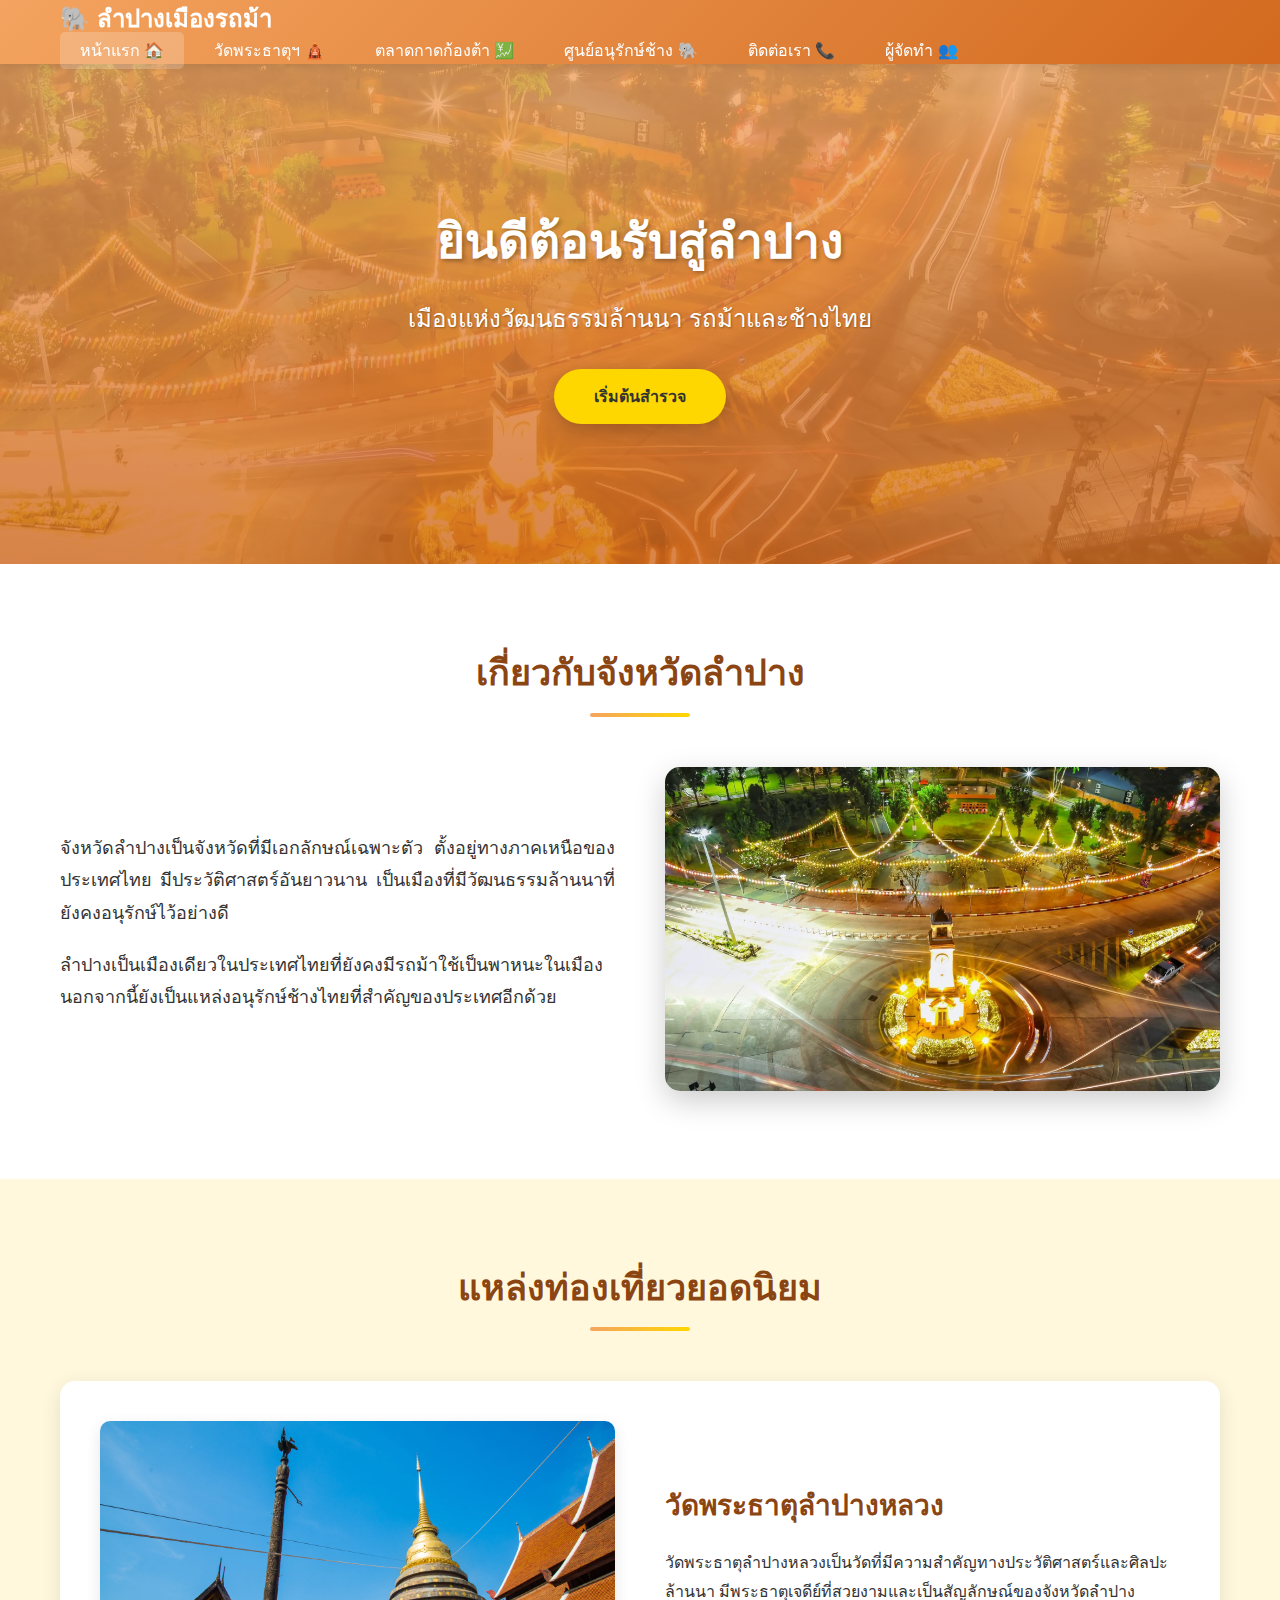
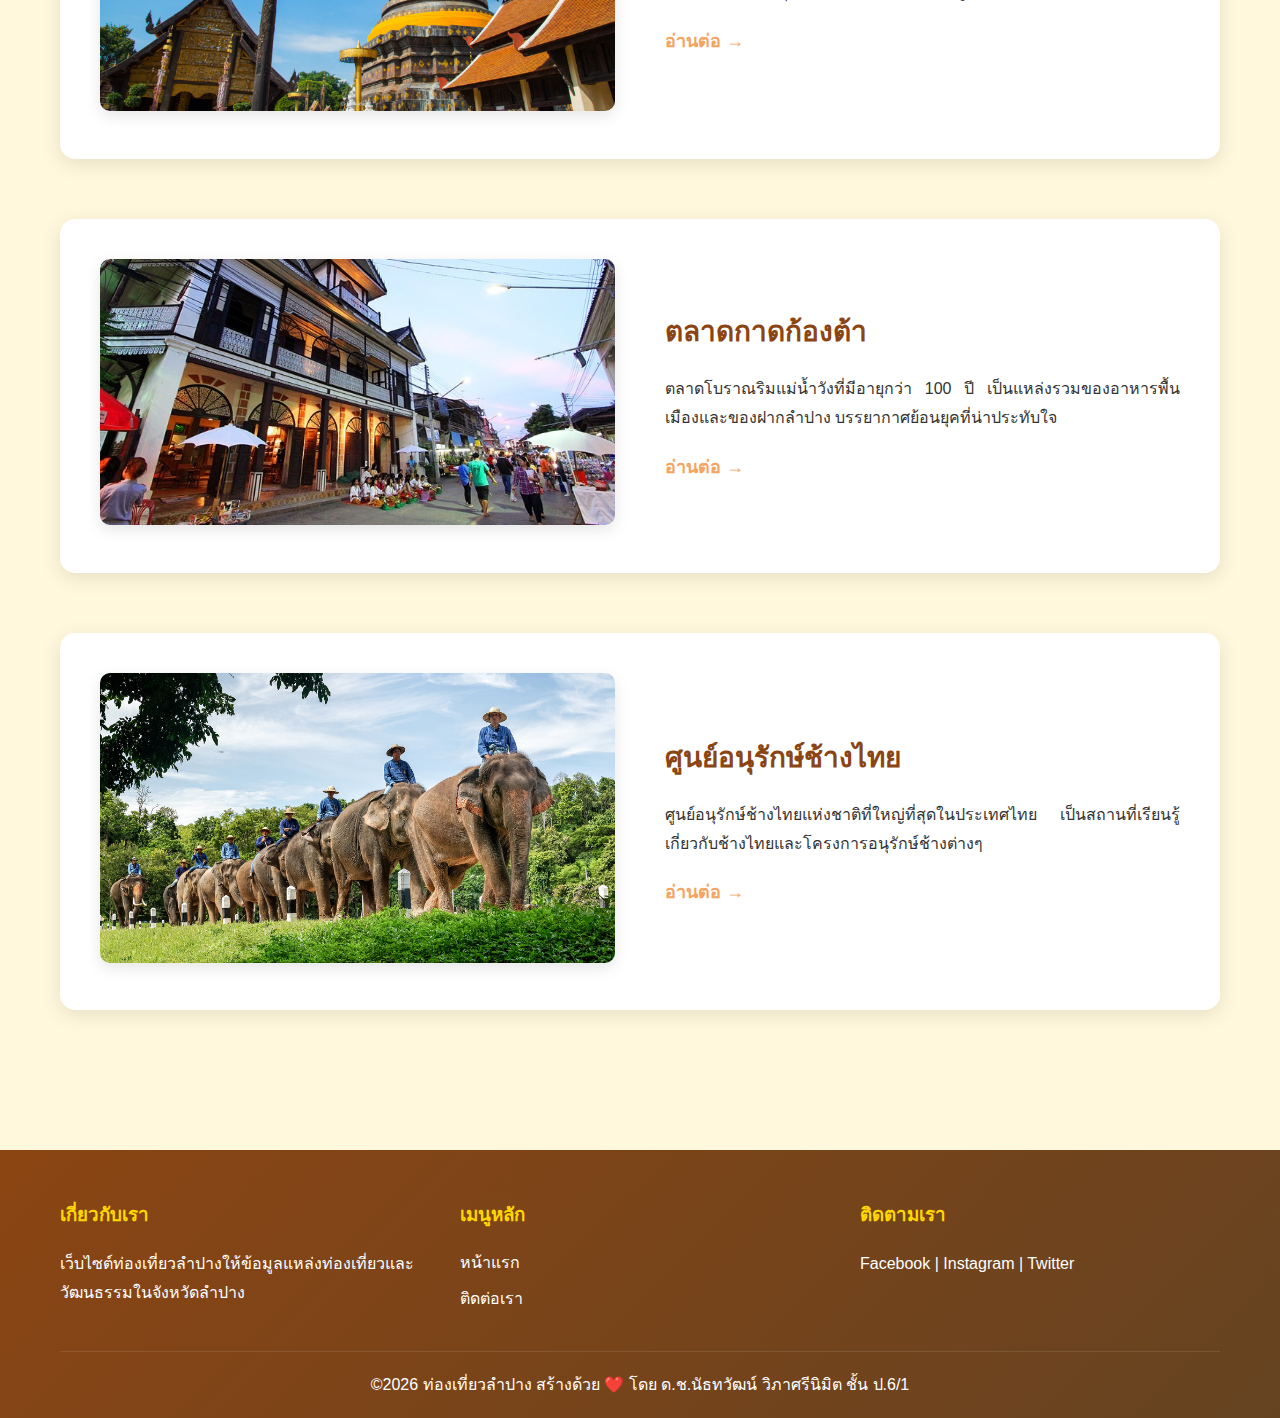
<file: index.html>
<!DOCTYPE html>
<html lang="th">
    <head>
        <meta charset="UTF-8">
        <meta name="viewport" content="width=device-width, initial-scale=1.0">
        <title>ท่องเที่ยวลำปาง - เมืองรถม้า</title>
        <link rel="stylesheet" href="styles.css">
    </head>
    <body>
        <!-- Header และ Navigation -->
        <header>
            <div class="container">
                <div class="logo">
                    <h1>🐘 ลำปางเมืองรถม้า</h1>
                </div>
                <nav>
                    <ul>
                        <li><a href="index.html" class="active">หน้าแรก 🏠</a></li>
                        <li><a href="wat-phra-that.html">วัดพระธาตุฯ 🛕</a></li>
                        <li><a href="kad-kong-ta.html">ตลาดกาดก้องต้า 💹</a></li>
                        <li><a href="elephant-center.html">ศูนย์อนุรักษ์ช้าง 🐘</a></li>
                        <li><a href="contact.html">ติดต่อเรา 📞</a></li>
                        <li><a href="profile.html">ผู้จัดทำ 👥</a></li>
                    </ul>
                </nav>
            </div>
        </header>

        <!-- Hero Section -->
        <section class="hero">
            <div class="hero-content">
                <h2>ยินดีต้อนรับสู่ลำปาง</h2>
                <p>เมืองแห่งวัฒนธรรมล้านนา รถม้าและช้างไทย</p>
                <a href="#attractions" class="btn">เริ่มต้นสำรวจ</a>
            </div>
        </section>

        <!-- เกี่ยวกับลำปาง -->
        <section class="about" id="attractions">
            <div class="container">
                <h2 class="section-title">เกี่ยวกับจังหวัดลำปาง</h2>
                <div class="content-wrapper">
                    <div class="content-text">
                        <p>จังหวัดลำปางเป็นจังหวัดที่มีเอกลักษณ์เฉพาะตัว ตั้งอยู่ทางภาคเหนือของประเทศไทย มีประวัติศาสตร์อันยาวนาน เป็นเมืองที่มีวัฒนธรรมล้านนาที่ยังคงอนุรักษ์ไว้อย่างดี</p>
                        <p>ลำปางเป็นเมืองเดียวในประเทศไทยที่ยังคงมีรถม้าใช้เป็นพาหนะในเมือง นอกจากนี้ยังเป็นแหล่งอนุรักษ์ช้างไทยที่สำคัญของประเทศอีกด้วย</p>
                    </div>
                    <div class="content-image">
                        <img src="images/lampang1.jpg" alt="ลำปาง">
                    </div>
                </div>
            </div>
        </section>

        <!-- แหล่งท่องเที่ยวยอดนิยม -->
        <section class="attractions">
            <div class="container">
                <h2 class="section-title">แหล่งท่องเที่ยวยอดนิยม</h2>

                <!-- สถานที่ 1 -->
                <div class="attraction-item">
                    <div class="attraction-image">
                        <img src="images/Watphrathatlampangluang.jpg" alt="วัดพระธาตุลำปางหลวง">
                    </div>
                    <div class="attraction-content">
                        <h3>วัดพระธาตุลำปางหลวง</h3>
                        <p>วัดพระธาตุลำปางหลวงเป็นวัดที่มีความสำคัญทางประวัติศาสตร์และศิลปะล้านนา มีพระธาตุเจดีย์ที่สวยงามและเป็นสัญลักษณ์ของจังหวัดลำปาง</p>
                        <a href="wat-phra-that.html" class="btn-link">อ่านต่อ →</a>
                    </div>
                </div>

                <!-- สถานที่ 2 -->
                <div class="attraction-item reverse">
                    <div class="attraction-content">
                        <h3>ตลาดกาดก้องต้า</h3>
                        <p>ตลาดโบราณริมแม่น้ำวังที่มีอายุกว่า 100 ปี เป็นแหล่งรวมของอาหารพื้นเมืองและของฝากลำปาง บรรยากาศย้อนยุคที่น่าประทับใจ</p>
                        <a href="kad-kong-ta.html" class="btn-link">อ่านต่อ →</a>
                    </div>
                    <div class="attraction-image">
                        <!-- <img src="images/KadKongTa.jpg" alt="ตลาดกาดก้องต้า"> -->
                        <img src="images/kongtamarket1.jpg" alt="ตลาดกาดก้องต้า">
                    </div>
                </div>

                <!-- สถานที่ ที่ 3 -->
                <div class="attraction-item">
                    <div class="attraction-image">
                        <img src="images/changthai1.jpg" alt="ศูนย์อนุรักษ์ช้างไทย">
                    </div>
                    <div class="attraction-content">
                        <h3>ศูนย์อนุรักษ์ช้างไทย</h3>
                        <p>ศูนย์อนุรักษ์ช้างไทยแห่งชาติที่ใหญ่ที่สุดในประเทศไทย เป็นสถานที่เรียนรู้เกี่ยวกับช้างไทยและโครงการอนุรักษ์ช้างต่างๆ</p>
                        <a href="elephant-center.html" class="btn-link">อ่านต่อ →</a>
                    </div>
                </div>
            </div>
        </section>

        <!-- Footer -->
        <footer>
            <div class="container">
                <div class="footer-content">
                    <div class="footer-section">
                        <h3>เกี่ยวกับเรา</h3>
                        <p>เว็บไซต์ท่องเที่ยวลำปางให้ข้อมูลแหล่งท่องเที่ยวและวัฒนธรรมในจังหวัดลำปาง</p>
                    </div>
                    <div class="footer-section">
                        <h3>เมนูหลัก</h3>
                        <ul>
                            <li><a href="index.html">หน้าแรก</a></li>
                            <li><a href="contact.html">ติดต่อเรา</a></li>
                        </ul>
                    </div>
                    <div class="footer-section">
                        <h3>ติดตามเรา</h3>
                        <p>Facebook | Instagram | Twitter</p>
                    </div>
                </div>
                <div class="footer-bottom">
                    <p>&copy;2026 ท่องเที่ยวลำปาง สร้างด้วย ❤️ โดย ด.ช.นัธทวัฒน์ วิภาศรีนิมิต ชั้น ป.6/1</p>
                </div>
            </div>
        </footer>
    </body>
</html>
</file>
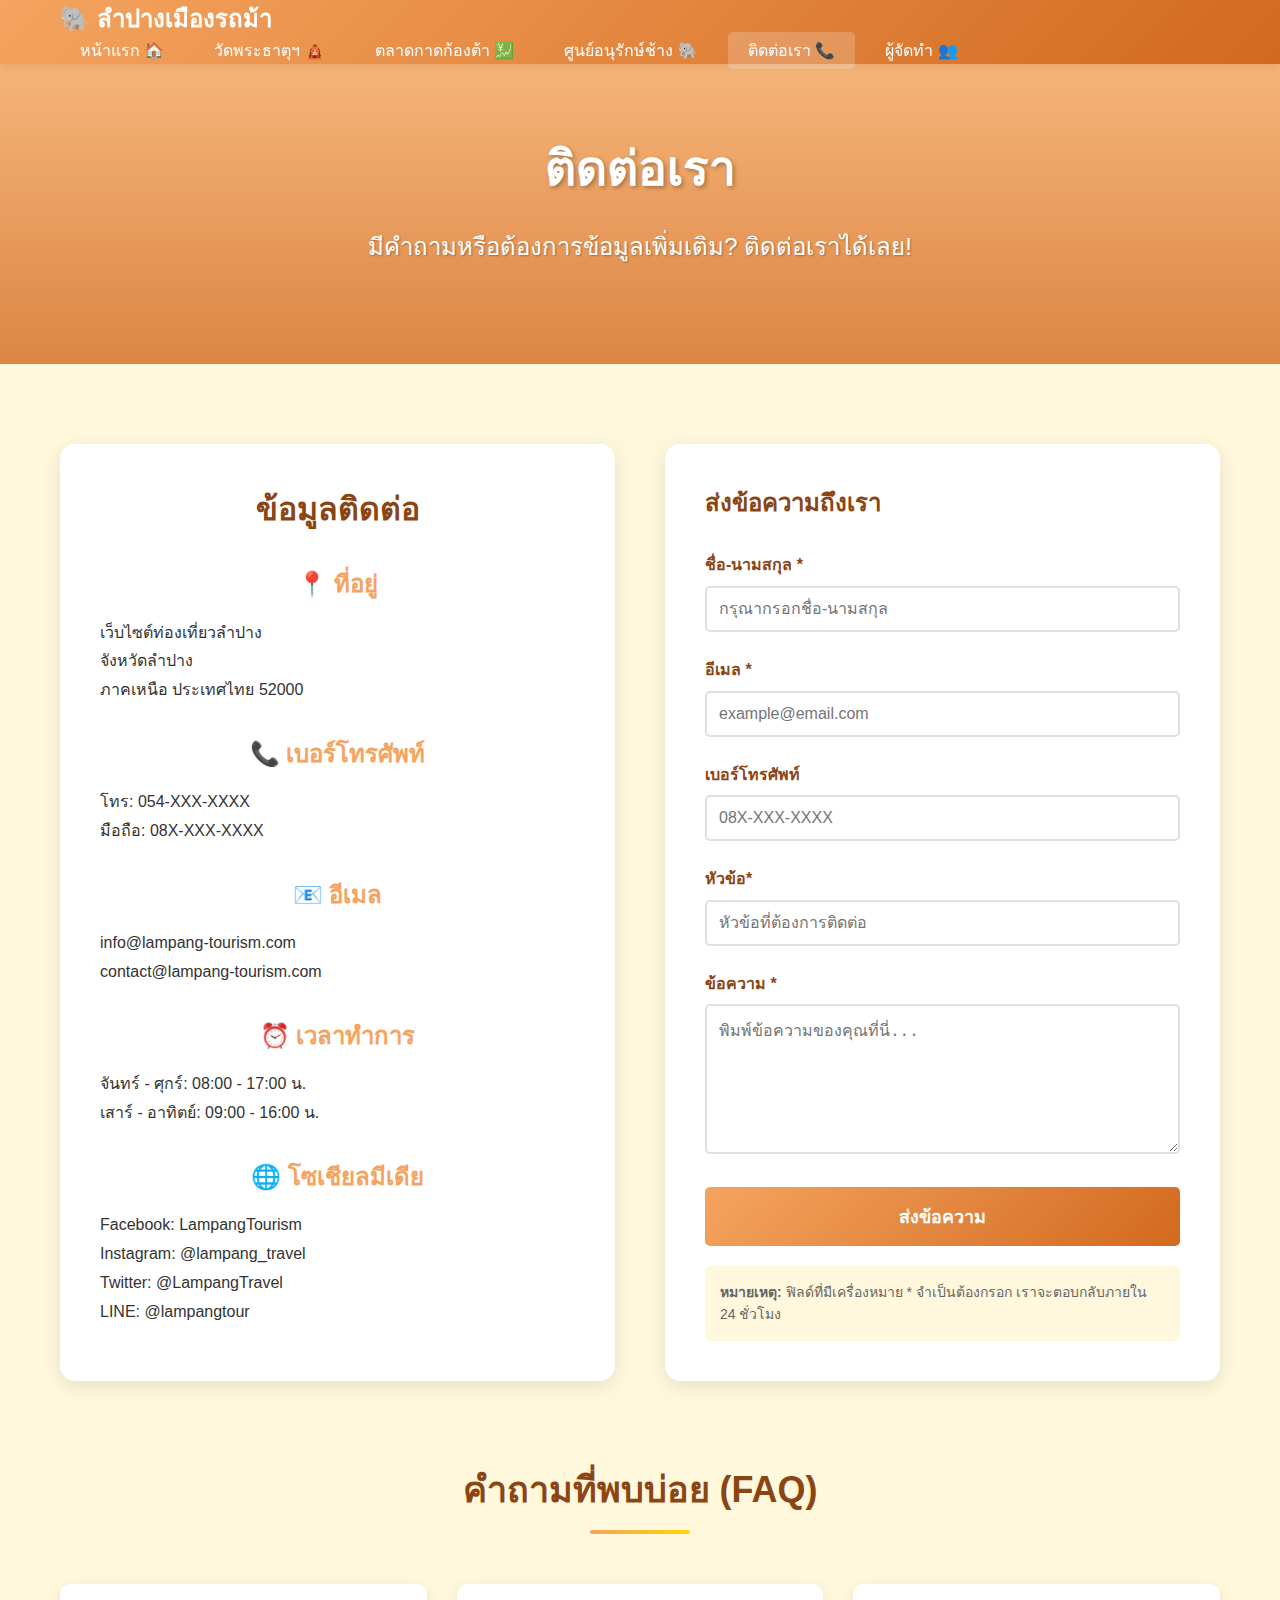
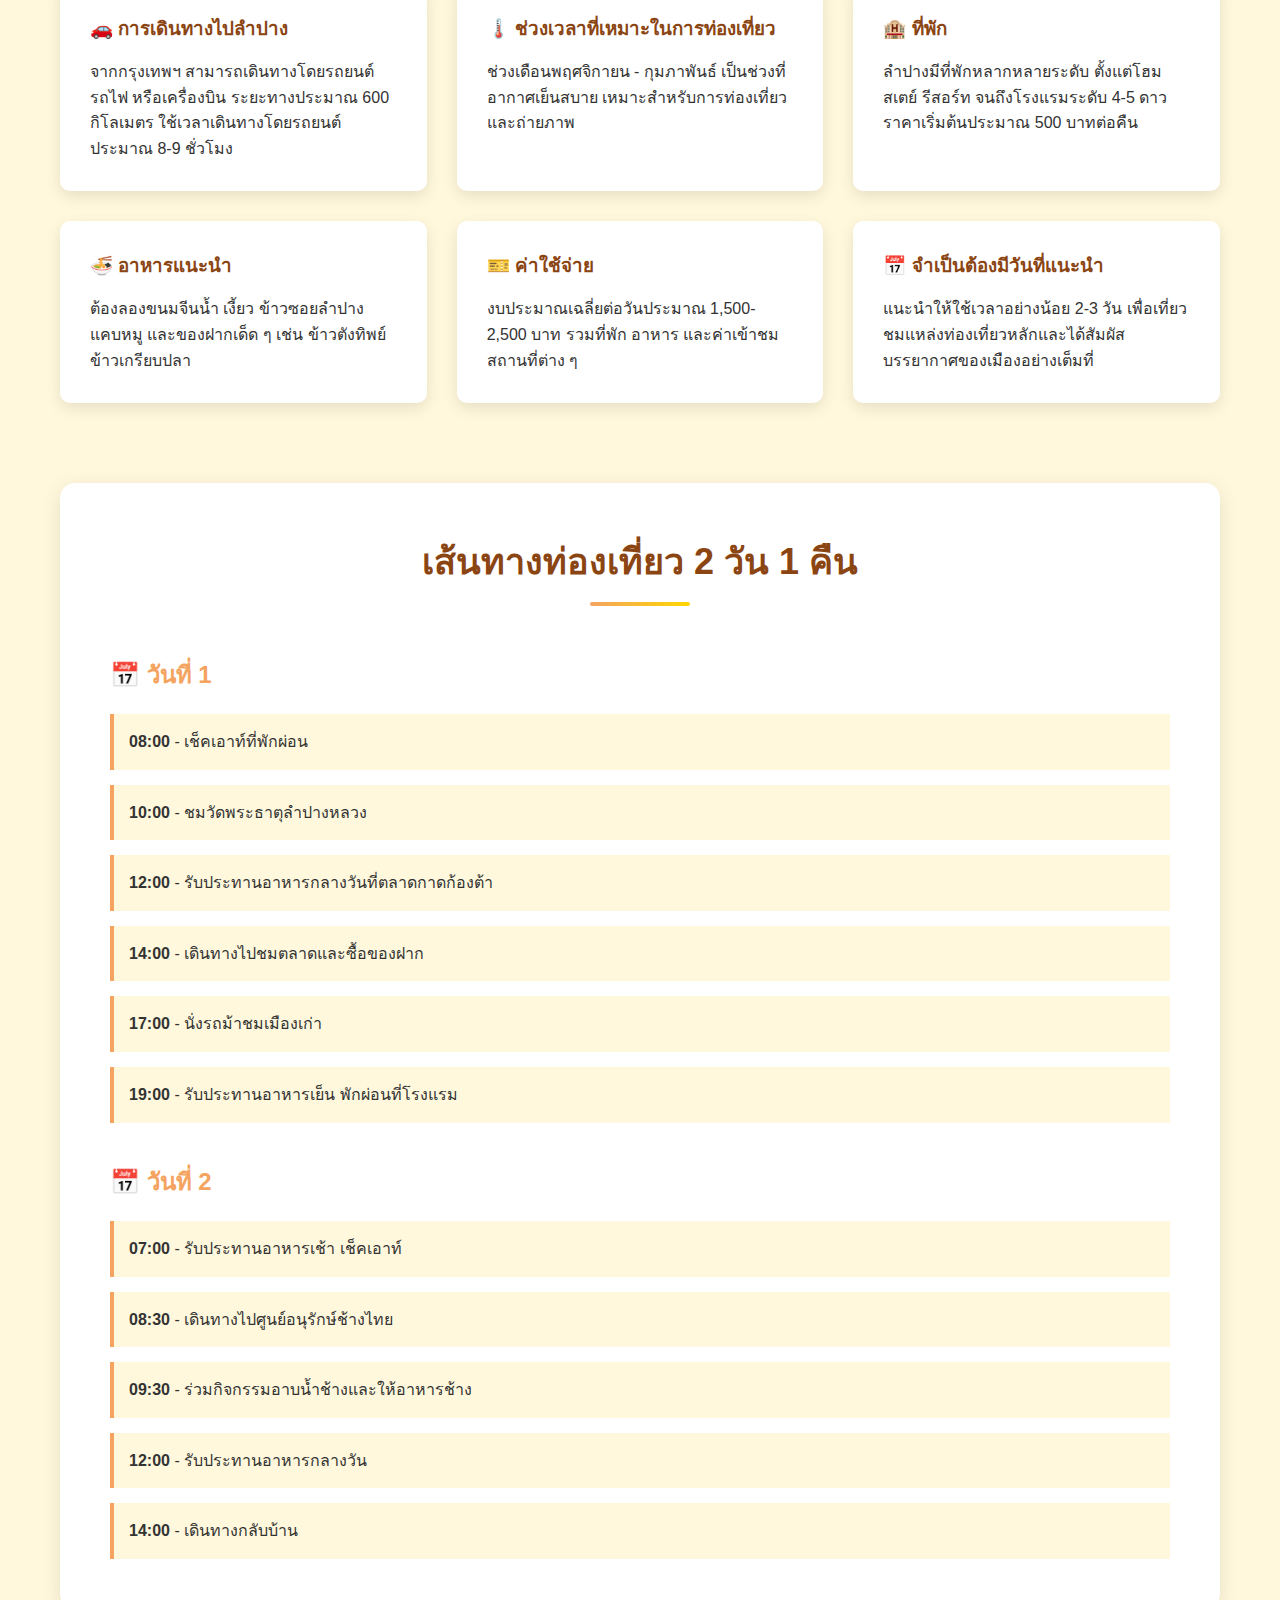
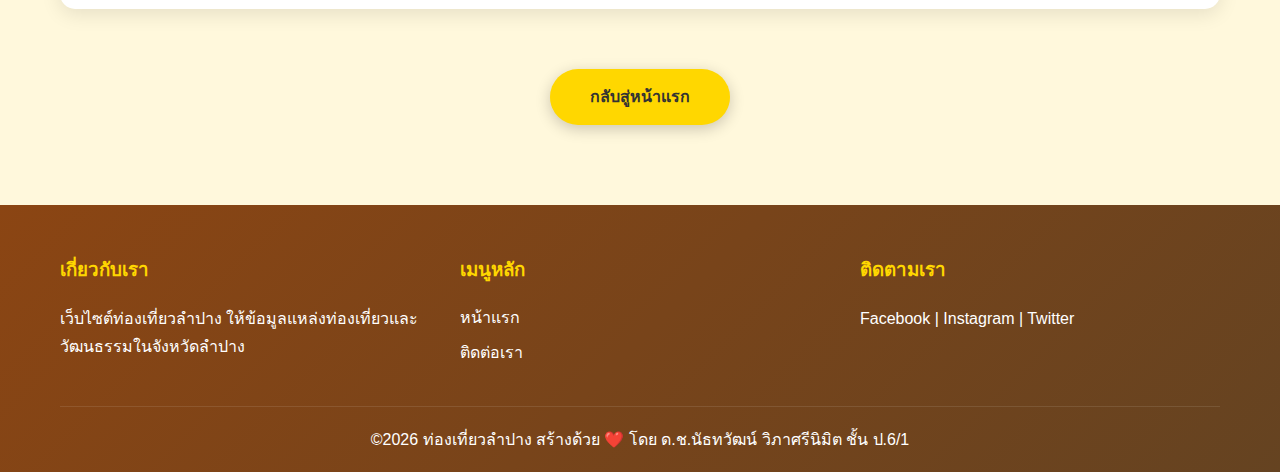
<file: contact.html>
<!DOCTYPE html>
<html lang="th">
    <head>
        <meta charset="UTF-8">
        <meta name="viewport" content="width=device-width, initial-scale=1.0">
        <title>ติดต่อเรา - ท่องเที่ยวลำปาง</title>
        <link rel="stylesheet" href="styles.css">
    </head>
    <body>
        <!-- Header และ Navigation -->
        <header>
            <div class="container">
                <div class="logo">
                    <h1>🐘 ลำปางเมืองรถม้า</h1>
                </div>
                <nav>
                    <ul>
                        <li><a href="index.html">หน้าแรก 🏠</a></li>
                        <li><a href="wat-phra-that.html">วัดพระธาตุฯ 🛕</a></li>
                        <li><a href="kad-kong-ta.html">ตลาดกาดก้องต้า 💹</a></li>
                        <li><a href="elephant-center.html">ศูนย์อนุรักษ์ช้าง 🐘</a></li>
                        <li><a href="contact.html" class="active">ติดต่อเรา 📞</a></li>
                        <li><a href="profile.html">ผู้จัดทำ 👥</a></li>
                    </ul>
                </nav>
            </div>
        </header>

        <!-- Hero Section -->
        <section class="hero" style="height: 300px; background-image: linear-gradient(rgba(244, 164, 96, 0.8), rgba(210, 105, 30, 0.8)), url('https://images.unsplash.com/photo-1423666639041-f56000c27a9a?w=1600&h=400&fit=crop');">
            <div class="hero-content">
                <h2>ติดต่อเรา</h2>
                <p>มีคำถามหรือต้องการข้อมูลเพิ่มเติม? ติดต่อเราได้เลย!</p>
            </div>
        </section>

        <!-- Contact Section -->
        <section class="contact-section">
            <div class="container">
                <div class="contact-container">
                    <!-- ข้อมูลติดต่อ -->
                    <div class="contact-info">
                        <h2 style="color: #8B4513; margin-bottom: 30px;">ข้อมูลติดต่อ</h2>
                        <div style="margin-bottom: 30px;">
                            <h3 style="color: #F4A460; margin-bottom: 15px;">📍 ที่อยู่</h3>
                            <p>เว็บไซต์ท่องเที่ยวลำปาง<br>จังหวัดลำปาง<br>ภาคเหนือ ประเทศไทย 52000</p>
                        </div>
                        <div style="margin-bottom: 30px;">
                            <h3 style="color: #F4A460; margin-bottom: 15px;">📞 เบอร์โทรศัพท์</h3>
                            <p>โทร: 054-XXX-XXXX<br>มือถือ: 08X-XXX-XXXX</p>
                        </div>
                        <div style="margin-bottom: 30px;">
                            <h3 style="color: #F4A460; margin-bottom: 15px;">📧 อีเมล</h3>
                            <p>info@lampang-tourism.com<br>contact@lampang-tourism.com</p>
                        </div>
                        <div style="margin-bottom: 30px;">
                            <h3 style="color: #F4A460; margin-bottom: 15px;">⏰ เวลาทำการ</h3>
                            <p>จันทร์ - ศุกร์: 08:00 - 17:00 น.<br>เสาร์ - อาทิตย์: 09:00 - 16:00 น.</p>
                        </div>
                        <div>
                            <h3 style="color: #F4A460; margin-bottom: 15px;">🌐 โซเชียลมีเดีย</h3>
                            <p>Facebook: LampangTourism<br>Instagram: @lampang_travel<br>Twitter: @LampangTravel<br>LINE: @lampangtour</p>
                        </div>
                    </div>

                    <!-- ฟอร์มติดต่อ -->
                    <div class="contact-form">
                        <h2 style="color: #8B4513; margin-bottom: 30px;">ส่งข้อความถึงเรา</h2>
                        <form>
                            <div class="form-group">
                                <label for="name">ชื่อ-นามสกุล *</label>
                                <input type="text" id="name" name="name" required placeholder="กรุณากรอกชื่อ-นามสกุล">
                            </div>
                            <div class="form-group">
                                <label for="email">อีเมล *</label>
                                <input type="email" id="email" name="email" required placeholder="example@email.com">
                            </div>
                            <div class="form-group">
                                <label for="phone">เบอร์โทรศัพท์</label>
                                <input type="tel" id="phone" name="phone" placeholder="08X-XXX-XXXX">
                            </div>
                            <div class="form-group">
                                <label for="subject">หัวข้อ*</label>
                                <input type="text" id="subject"name="subject" required placeholder="หัวข้อที่ต้องการติดต่อ">
                            </div>
                            <div class="form-group">
                                <label for="message">ข้อความ *</label>
                                <textarea id="message" name="message" required placeholder="พิมพ์ข้อความของคุณที่นี่..."></textarea>
                            </div>

                            <button type="submit" class="submit-btn">ส่งข้อความ</button>
                        </form>

                        <div style="margin-top: 20px; padding: 15px; background-color: #FFF8DC; border-radius: 5px;">
                            <p style="font-size: 14px; color: #666; margin: 0;">
                                <strong>หมายเหตุ: </strong>ฟิลด์ที่มีเครื่องหมาย * จำเป็นต้องกรอก เราจะตอบกลับภายใน 24 ชั่วโมง
                            </p>
                        </div>
                    </div>
                </div>
                <!-- แผนที่และข้อมูลเพิ่มเติม -->
                <div style="margin-top: 80px;">
                    <h2 class="section-title">คำถามที่พบบ่อย (FAQ)</h2>
                    <div style="display: grid; grid-template-columns: repeat(auto-fit, minmax(300px, 1fr)); gap: 30px;">
                        <div style="background-color: white; padding: 30px; border-radius: 10px; box-shadow: 0 5px 15px rgba(0,0,0,0.1);">
                            <h3 style="color: #8B4513; margin-bottom: 15px;">🚗 การเดินทางไปลำปาง</h3>
                            <p>จากกรุงเทพฯ สามารถเดินทางโดยรถยนต์ รถไฟ หรือเครื่องบิน ระยะทางประมาณ 600 กิโลเมตร ใช้เวลาเดินทางโดยรถยนต์ประมาณ 8-9 ชั่วโมง</p>
                        </div>
                        <div style="background-color: white; padding: 30px; border-radius: 10px; box-shadow: 0 5px 15px rgba(0,0,0,0.1);">
                            <h3 style="color: #8B4513; margin-bottom: 15px;">🌡️ ช่วงเวลาที่เหมาะในการท่องเที่ยว</h3>
                            <p>ช่วงเดือนพฤศจิกายน - กุมภาพันธ์ เป็นช่วงที่อากาศเย็นสบาย เหมาะสำหรับการท่องเที่ยวและถ่ายภาพ</p>
                        </div>
                        <div style="background-color: white; padding: 30px; border-radius: 10px; box-shadow: 0 5px 15px rgba(0,0,0,0.1);">
                            <h3 style="color: #8B4513; margin-bottom: 15px;">🏨 ที่พัก</h3>
                            <p>ลำปางมีที่พักหลากหลายระดับ ตั้งแต่โฮมสเตย์ รีสอร์ท จนถึงโรงแรมระดับ 4-5 ดาว ราคาเริ่มต้นประมาณ 500 บาทต่อคืน</p>
                        </div>
                        <div style="background-color: white; padding: 30px; border-radius: 10px; box-shadow: 0 5px 15px rgba(0,0,0,0.1);">
                            <h3 style="color: #8B4513; margin-bottom: 15px;">🍜 อาหารแนะนำ</h3>
                            <p>ต้องลองขนมจีนน้ำ เงี้ยว ข้าวซอยลำปาง แคบหมู และของฝากเด็ด ๆ เช่น ข้าวตังทิพย์ ข้าวเกรียบปลา</p>
                        </div>
                        <div style="background-color: white; padding: 30px; border-radius: 10px; box-shadow: 0 5px 15px rgba(0,0,0,0.1);">
                            <h3 style="color: #8B4513; margin-bottom: 15px;">🎫 ค่าใช้จ่าย</h3>
                            <p>งบประมาณเฉลี่ยต่อวันประมาณ 1,500-2,500 บาท รวมที่พัก อาหาร และค่าเข้าชมสถานที่ต่าง ๆ</p>
                        </div>
                        <div style="background-color: white; padding: 30px; border-radius: 10px; box-shadow: 0 5px 15px rgba(0,0,0,0.1);">
                            <h3 style="color: #8B4513; margin-bottom: 15px;">📅 จำเป็นต้องมีวันที่แนะนำ</h3>
                            <p>แนะนำให้ใช้เวลาอย่างน้อย 2-3 วัน เพื่อเที่ยวชมแหล่งท่องเที่ยวหลักและได้สัมผัสบรรยากาศของเมืองอย่างเต็มที่</p>
                        </div>
                    </div>
                </div>
                <!-- เส้นทางท่องเที่ยวแนะนำ -->
                <div style="margin-top: 80px; background-color: white; padding: 50px; border-radius: 15px; box-shadow: 0 5px 20px rgba(0,0,0,0.1);">
                    <h2 class="section-title">เส้นทางท่องเที่ยว 2 วัน 1 คืน</h2>
                    <div style="margin-bottom: 40px;">
                        <h3 style="color: #F4A460; margin-bottom: 20px; font-size: 24px;">📅 วันที่ 1</h3>
                        <ul style="list-style: none; padding-left: 0;">
                            <li style="padding: 15px; border-left: 4px solid #F4A460; margin-bottom: 15px; background-color: #FFF8DC;"><strong>08:00 </strong>- เช็คเอาท์ที่พักผ่อน</li>
                            <li style="padding: 15px; border-left: 4px solid #F4A460; margin-bottom: 15px; background-color: #FFF8DC;"><strong>10:00 </strong>- ชมวัดพระธาตุลำปางหลวง</li>
                            <li style="padding: 15px; border-left: 4px solid #F4A460; margin-bottom: 15px; background-color: #FFF8DC;"><strong>12:00 </strong>- รับประทานอาหารกลางวันที่ตลาดกาดก้องต้า</li>
                            <li style="padding: 15px; border-left: 4px solid #F4A460; margin-bottom: 15px; background-color: #FFF8DC;"><strong>14:00 </strong>- เดินทางไปชมตลาดและซื้อของฝาก</li>
                            <li style="padding: 15px; border-left: 4px solid #F4A460; margin-bottom: 15px; background-color: #FFF8DC;"><strong>17:00 </strong>- นั่งรถม้าชมเมืองเก่า</li>
                            <li style="padding: 15px; border-left: 4px solid #F4A460; background-color: #FFF8DC;"><strong>19:00 </strong>- รับประทานอาหารเย็น พักผ่อนที่โรงแรม</li>
                        </ul>
                    </div>
                    <div>
                        <h3 style="color: #F4A460; margin-bottom: 20px; font-size: 24px;">📅 วันที่ 2</h3>
                        <ul style="list-style: none; padding-left: 0;">
                            <li style="padding: 15px; border-left: 4px solid #F4A460; margin-bottom: 15px; background-color: #FFF8DC;"><strong>07:00 </strong>-  รับประทานอาหารเช้า เช็คเอาท์</li>
                            <li style="padding: 15px; border-left: 4px solid #F4A460; margin-bottom: 15px; background-color: #FFF8DC;"><strong>08:30 </strong>- เดินทางไปศูนย์อนุรักษ์ช้างไทย</li>
                            <li style="padding: 15px; border-left: 4px solid #F4A460; margin-bottom: 15px; background-color: #FFF8DC;"><strong>09:30 </strong>- ร่วมกิจกรรมอาบน้ำช้างและให้อาหารช้าง</li>
                            <li style="padding: 15px; border-left: 4px solid #F4A460; margin-bottom: 15px; background-color: #FFF8DC;"><strong>12:00 </strong>- รับประทานอาหารกลางวัน</li>
                            <li style="padding: 15px; border-left: 4px solid #F4A460; background-color: #FFF8DC;"><strong>14:00 </strong>- เดินทางกลับบ้าน</li>
                        </ul>
                    </div>
                </div>
                <!-- ปุ่มกลับหน้าแรก -->
                <div style="margin-top: 60px; text-align: center;">
                    <a href="index.html" class="btn">กลับสู่หน้าแรก</a>
                </div>
            </div>
        </section>
        <!-- Footer -->
        <footer>
            <div class="container">
                <div class="footer-content">
                    <div class="footer-section">
                        <h3>เกี่ยวกับเรา</h3>
                        <p>เว็บไซต์ท่องเที่ยวลำปาง ให้ข้อมูลแหล่งท่องเที่ยวและวัฒนธรรมในจังหวัดลำปาง</p>
                    </div>
                    <div class="footer-section">
                        <h3>เมนูหลัก</h3>
                        <ul>
                            <li><a href="index.html">หน้าแรก</a></li>
                            <li><a href="contact.html">ติดต่อเรา</a></li>
                        </ul>
                    </div>
                    <div class="footer-section">
                        <h3>ติดตามเรา</h3>
                        <p>Facebook | Instagram | Twitter</p>
                    </div>
                </div>
                <div class="footer-bottom">
                    <p>&copy;2026 ท่องเที่ยวลำปาง สร้างด้วย ❤️ โดย ด.ช.นัธทวัฒน์ วิภาศรีนิมิต ชั้น ป.6/1</p>
                </div>
            </div>
        </footer>
    </body>
</html>
</file>
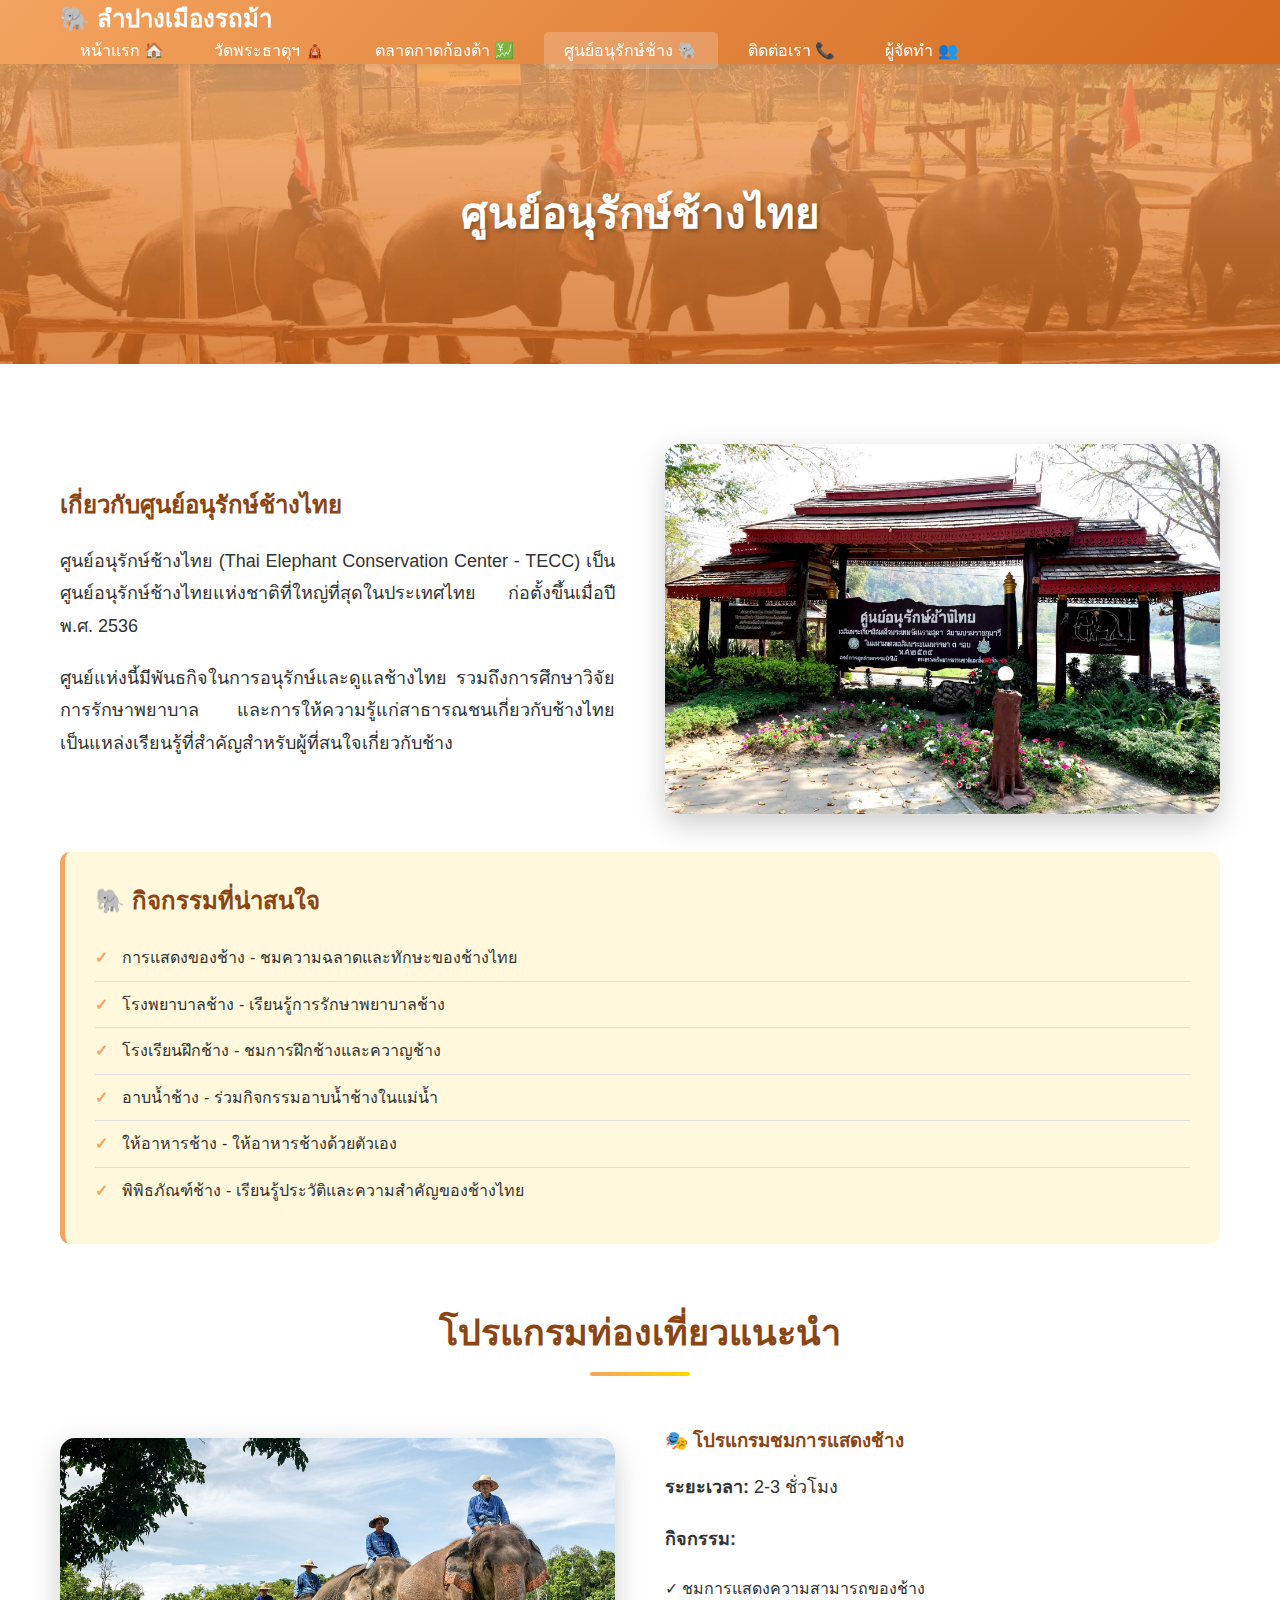
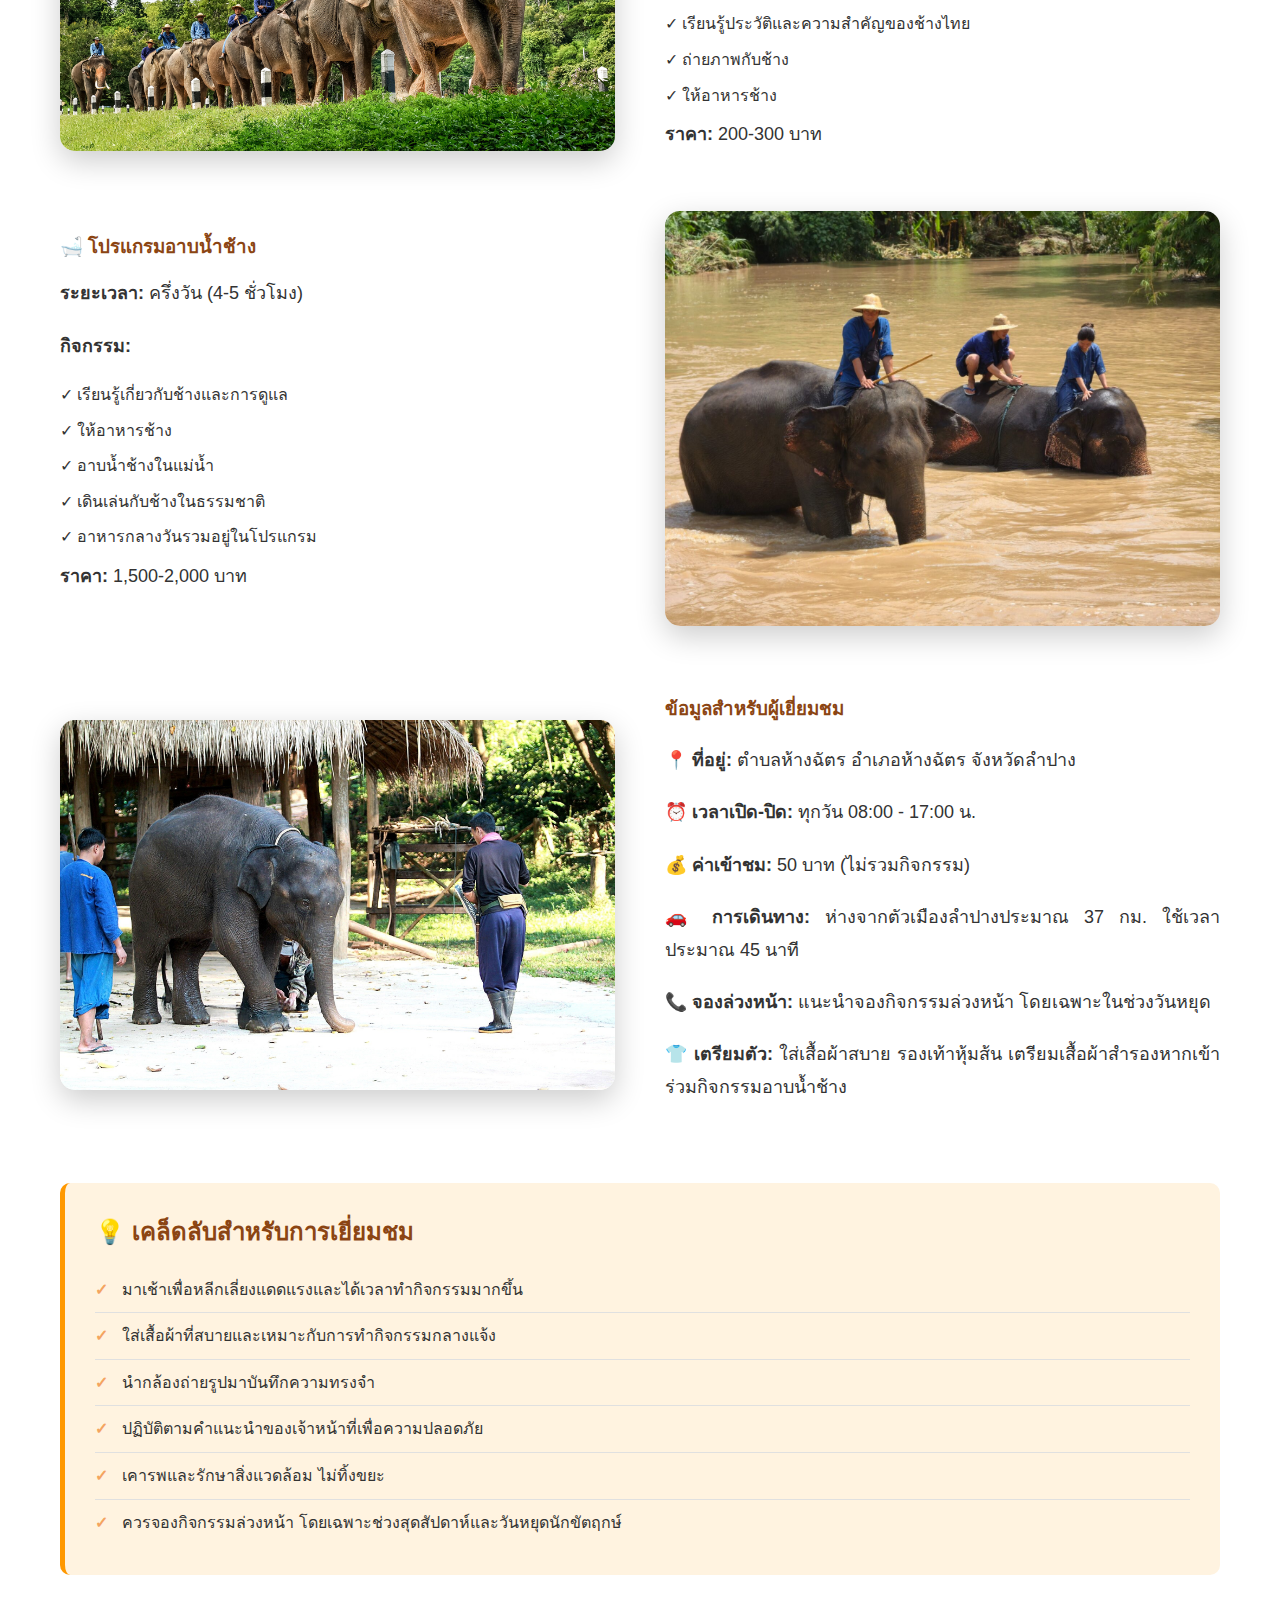
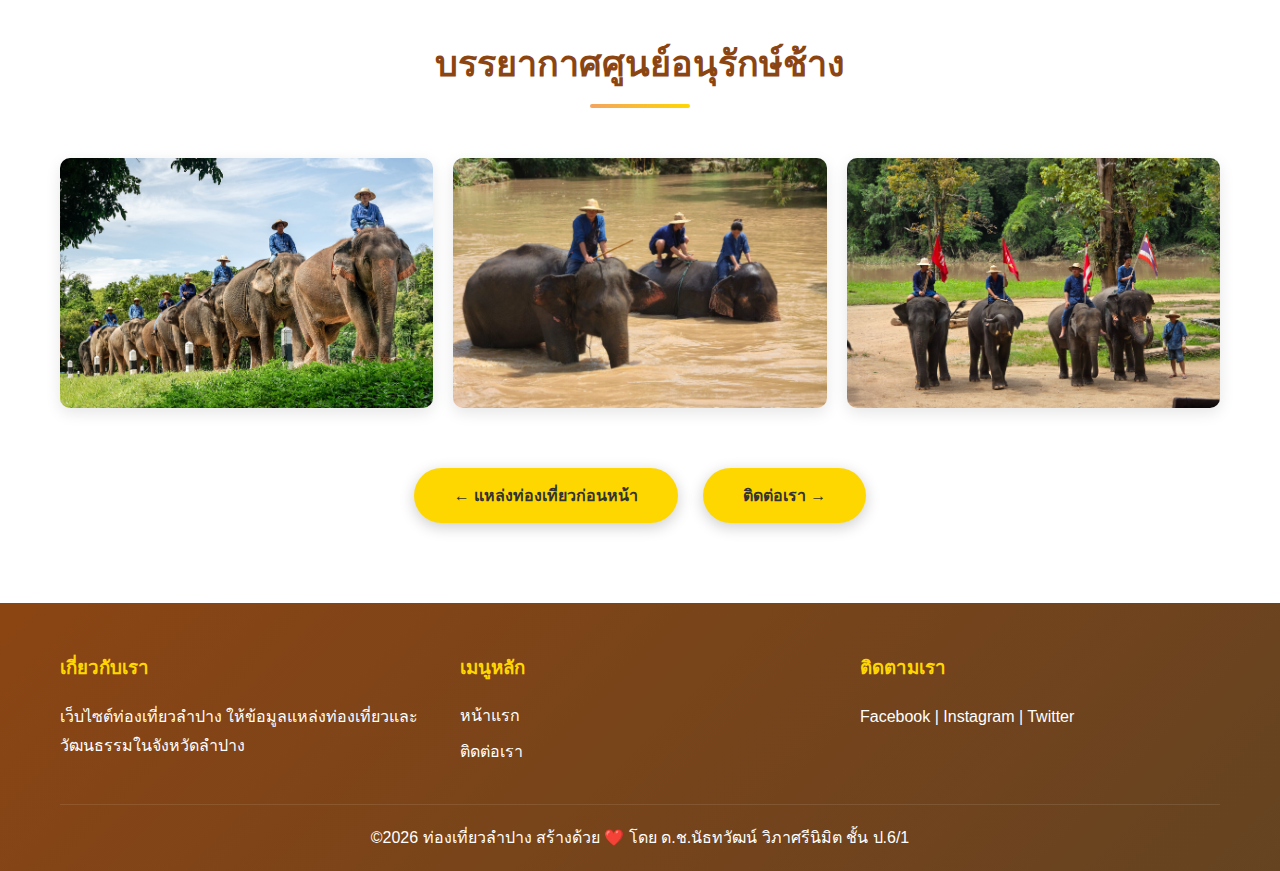
<file: elephant-center.html>
<!DOCTYPE html>
<html lang="th">
    <head>
        <meta charset="UTF-8">
        <meta name="viewport" content="width=device-width, initial-scale=1.0">
        <title>ศูนย์อนุรักษ์ช้างไทย - ท่องเที่ยวลำปาง</title>
        <link rel="stylesheet" href="styles.css">
    </head>
    <body>
        <!-- Header และ Navigation -->
        <header>
            <div class="container">
                <div class="logo">
                    <h1>🐘 ลำปางเมืองรถม้า</h1>
                </div>
                <nav>
                    <ul>
                        <li><a href="index.html">หน้าแรก 🏠</a></li>
                        <li><a href="wat-phra-that.html">วัดพระธาตุฯ 🛕</a></li>
                        <li><a href="kad-kong-ta.html">ตลาดกาดก้องต้า 💹</a></li>
                        <li><a href="elephant-center.html" class="active">ศูนย์อนุรักษ์ช้าง 🐘</a></li>
                        <li><a href="contact.html">ติดต่อเรา 📞</a></li>
                        <li><a href="profile.html">ผู้จัดทำ 👥</a></li>
                    </ul>
                </nav>
            </div>
        </header>
        <!-- Detail Hero Section -->
        <section class="detail-hero" style="background-image: linear-gradient(rgba(244, 164, 96, 0.8), rgba(210, 105, 30, 0.8)), url('images/changthai0.jpeg');">
            <h2>ศูนย์อนุรักษ์ช้างไทย</h2>
        </section>
        <!-- Detail Content -->
        <section class="detail-content">
            <div class="container">
                <!-- เนื้อหาหลัก -->
                <div class="content-wrapper">
                    <div class="content-text">
                        <h2 style="color: #8B4513; margin-bottom: 20px;">เกี่ยวกับศูนย์อนุรักษ์ช้างไทย</h2>
                        <p>ศูนย์อนุรักษ์ช้างไทย (Thai Elephant Conservation Center - TECC) เป็นศูนย์อนุรักษ์ช้างไทยแห่งชาติที่ใหญ่ที่สุดในประเทศไทย ก่อตั้งขึ้นเมื่อปี พ.ศ. 2536</p>
                        <p>ศูนย์แห่งนี้มีพันธกิจในการอนุรักษ์และดูแลช้างไทย รวมถึงการศึกษาวิจัย การรักษาพยาบาล และการให้ความรู้แก่สาธารณชนเกี่ยวกับช้างไทย เป็นแหล่งเรียนรู้ที่สำคัญสำหรับผู้ที่สนใจเกี่ยวกับช้าง</p>
                    </div>
                    <div class="content-image">
                        <img src="images/changthai01.jpeg" alt="ศูนย์อนุรักษ์ช้างไทย">
                    </div>
                </div>
                <!-- ไฮไลท์ของสถานที่ -->
                <div class="info-box">
                    <h3>🐘 กิจกรรมที่น่าสนใจ</h3>
                    <ul>
                        <li>การแสดงของช้าง - ชมความฉลาดและทักษะของช้างไทย</li>
                        <li>โรงพยาบาลช้าง - เรียนรู้การรักษาพยาบาลช้าง</li>
                        <li>โรงเรียนฝึกช้าง - ชมการฝึกช้างและควาญช้าง</li>
                        <li>อาบน้ำช้าง - ร่วมกิจกรรมอาบน้ำช้างในแม่น้ำ</li>
                        <li>ให้อาหารช้าง - ให้อาหารช้างด้วยตัวเอง</li>
                        <li>พิพิธภัณฑ์ช้าง - เรียนรู้ประวัติและความสำคัญของช้างไทย</li>
                    </ul>
                </div>
                <!-- กิจกรรมแนะนำ -->
                <div style="margin-top: 60px;">
                    <h2 class="section-title">โปรแกรมท่องเที่ยวแนะนำ</h2>
                    <div class="content-wrapper" style="margin-bottom: 40px;">
                        <div class="content-image">
                            <img src="images/changthai1.jpg" alt="การแสดงช้าง">
                        </div>
                        <div class="content-text">
                            <h3 style="color: #8B4513; margin-bottom: 15px;">🎭 โปรแกรมชมการแสดงช้าง</h3>
                            <p><strong>ระยะเวลา: </strong>2-3 ชั่วโมง</p>
                            <p><strong>กิจกรรม: </strong></p>
                            <ul style="list-style: none; padding-left: 0;">
                                <li style="margin-bottom: 10px;">✓ ชมการแสดงความสามารถของช้าง</li>
                                <li style="margin-bottom: 10px;">✓ เรียนรู้ประวัติและความสำคัญของช้างไทย</li>
                                <li style="margin-bottom: 10px;">✓ ถ่ายภาพกับช้าง</li>
                                <li style="margin-bottom: 10px;">✓ ให้อาหารช้าง</li>
                            </ul>
                            <p><strong>ราคา: </strong>200-300 บาท</p>
                        </div>
                    </div>
                    <div class="content-wrapper">
                        <div class="content-text">
                            <h3 style="color: #8B4513; margin-bottom: 15px;">🛁 โปรแกรมอาบน้ำช้าง</h3>
                            <p><strong>ระยะเวลา: </strong>ครึ่งวัน (4-5 ชั่วโมง)</p>
                            <p><strong>กิจกรรม: </strong></p>
                            <ul style="list-style: none; padding-left: 0;">
                                <li style="margin-bottom: 10px;">✓ เรียนรู้เกี่ยวกับช้างและการดูแล</li>
                                <li style="margin-bottom: 10px;">✓ ให้อาหารช้าง</li>
                                <li style="margin-bottom: 10px;">✓ อาบน้ำช้างในแม่น้ำ</li>
                                <li style="margin-bottom: 10px;">✓ เดินเล่นกับช้างในธรรมชาติ</li>
                                <li style="margin-bottom: 10px;">✓ อาหารกลางวันรวมอยู่ในโปรแกรม</li>
                            </ul>
                            <p><strong>ราคา: </strong>1,500-2,000 บาท</p>
                        </div>
                        <div class="content-image">
                            <img src="images/changthai2.jpg" alt="อาบน้ำช้าง">
                        </div>
                    </div>
                </div>
                <!-- ข้อมูลสำหรับผู้เยี่ยมชม -->
                <div class="content-wrapper" style="margin-top: 60px;">
                    <div class="content-image">
                        <img src="images/changthai6.jpg" alt="ช้างน้อย">
                    </div>
                    <div class="content-text">
                        <h3 style="color: #8B4513; margin-bottom: 20px;">ข้อมูลสำหรับผู้เยี่ยมชม</h3>
                        <p><strong>📍 ที่อยู่: </strong>ตำบลห้างฉัตร อำเภอห้างฉัตร จังหวัดลำปาง</p>
                        <p><strong>⏰ เวลาเปิด-ปิด: </strong>ทุกวัน 08:00 - 17:00 น.</p>
                        <p><strong>💰 ค่าเข้าชม: </strong>50 บาท (ไม่รวมกิจกรรม)</p>
                        <p><strong>🚗 การเดินทาง: </strong>ห่างจากตัวเมืองลำปางประมาณ 37 กม. ใช้เวลาประมาณ 45 นาที</p>
                        <p><strong>📞 จองล่วงหน้า: </strong>แนะนำจองกิจกรรมล่วงหน้า โดยเฉพาะในช่วงวันหยุด</p>
                        <p><strong>👕 เตรียมตัว: </strong>ใส่เสื้อผ้าสบาย รองเท้าหุ้มส้น เตรียมเสื้อผ้าสำรองหากเข้าร่วมกิจกรรมอาบน้ำช้าง</p>
                    </div>
                </div>
                <!-- เคล็ดลับการเยี่ยมชม -->
                <div class="info-box" style="margin-top: 60px; background-color: #FFF3E0; border-left-color: #FF9800;">
                    <h3>💡 เคล็ดลับสำหรับการเยี่ยมชม</h3>
                    <ul>
                        <li>มาเช้าเพื่อหลีกเลี่ยงแดดแรงและได้เวลาทำกิจกรรมมากขึ้น</li>
                        <li>ใส่เสื้อผ้าที่สบายและเหมาะกับการทำกิจกรรมกลางแจ้ง</li>
                        <li>นำกล้องถ่ายรูปมาบันทึกความทรงจำ</li>
                        <li>ปฏิบัติตามคำแนะนำของเจ้าหน้าที่เพื่อความปลอดภัย</li>
                        <li>เคารพและรักษาสิ่งแวดล้อม ไม่ทิ้งขยะ</li>
                        <li>ควรจองกิจกรรมล่วงหน้า โดยเฉพาะช่วงสุดสัปดาห์และวันหยุดนักขัตฤกษ์</li>
                    </ul>
                </div>
                <!-- แกลเลอรี่รูปภาพ -->
                <div style="margin-top: 60px;">
                    <h2 class="section-title">บรรยากาศศูนย์อนุรักษ์ช้าง</h2>
                    <div class="gallery">
                        <img src="images/changthai1.jpg" alt="ช้าง 1">
                        <img src="images/changthai2.jpg" alt="ช้าง 2">
                        <img src="images/changthai3.jpg" alt="ช้าง 3">
                    </div>
                </div>
                <!-- ปุ่มนำทาง -->
                <div style="margin-top: 60px; text-align: center;">
                    <a href="kad-kong-ta.html" class="btn" style="margin-right: 20px;">← แหล่งท่องเที่ยวก่อนหน้า</a>
                    <a href="contact.html" class="btn">ติดต่อเรา →</a>
                </div>
            </div>
        </section>

        <!-- Footer -->
        <footer>
            <div class="container">
                <div class="footer-content">
                    <div class="footer-section">
                        <h3>เกี่ยวกับเรา</h3>
                        <p>เว็บไซต์ท่องเที่ยวลำปาง ให้ข้อมูลแหล่งท่องเที่ยวและวัฒนธรรมในจังหวัดลำปาง</p>
                    </div>
                    <div class="footer-section">
                        <h3>เมนูหลัก</h3>
                        <ul>
                            <li><a href="index.html">หน้าแรก</a></li>
                            <li><a href="contact.html">ติดต่อเรา</a></li>
                        </ul>
                    </div>
                    <div class="footer-section">
                        <h3>ติดตามเรา</h3>
                        <p>Facebook | Instagram | Twitter</p>
                    </div>
                </div>
                <div class="footer-bottom">
                    <p>&copy;2026 ท่องเที่ยวลำปาง สร้างด้วย ❤️ โดย ด.ช.นัธทวัฒน์ วิภาศรีนิมิต ชั้น ป.6/1</p>
                </div>
            </div>
        </footer>
    </body>
</html>
</file>
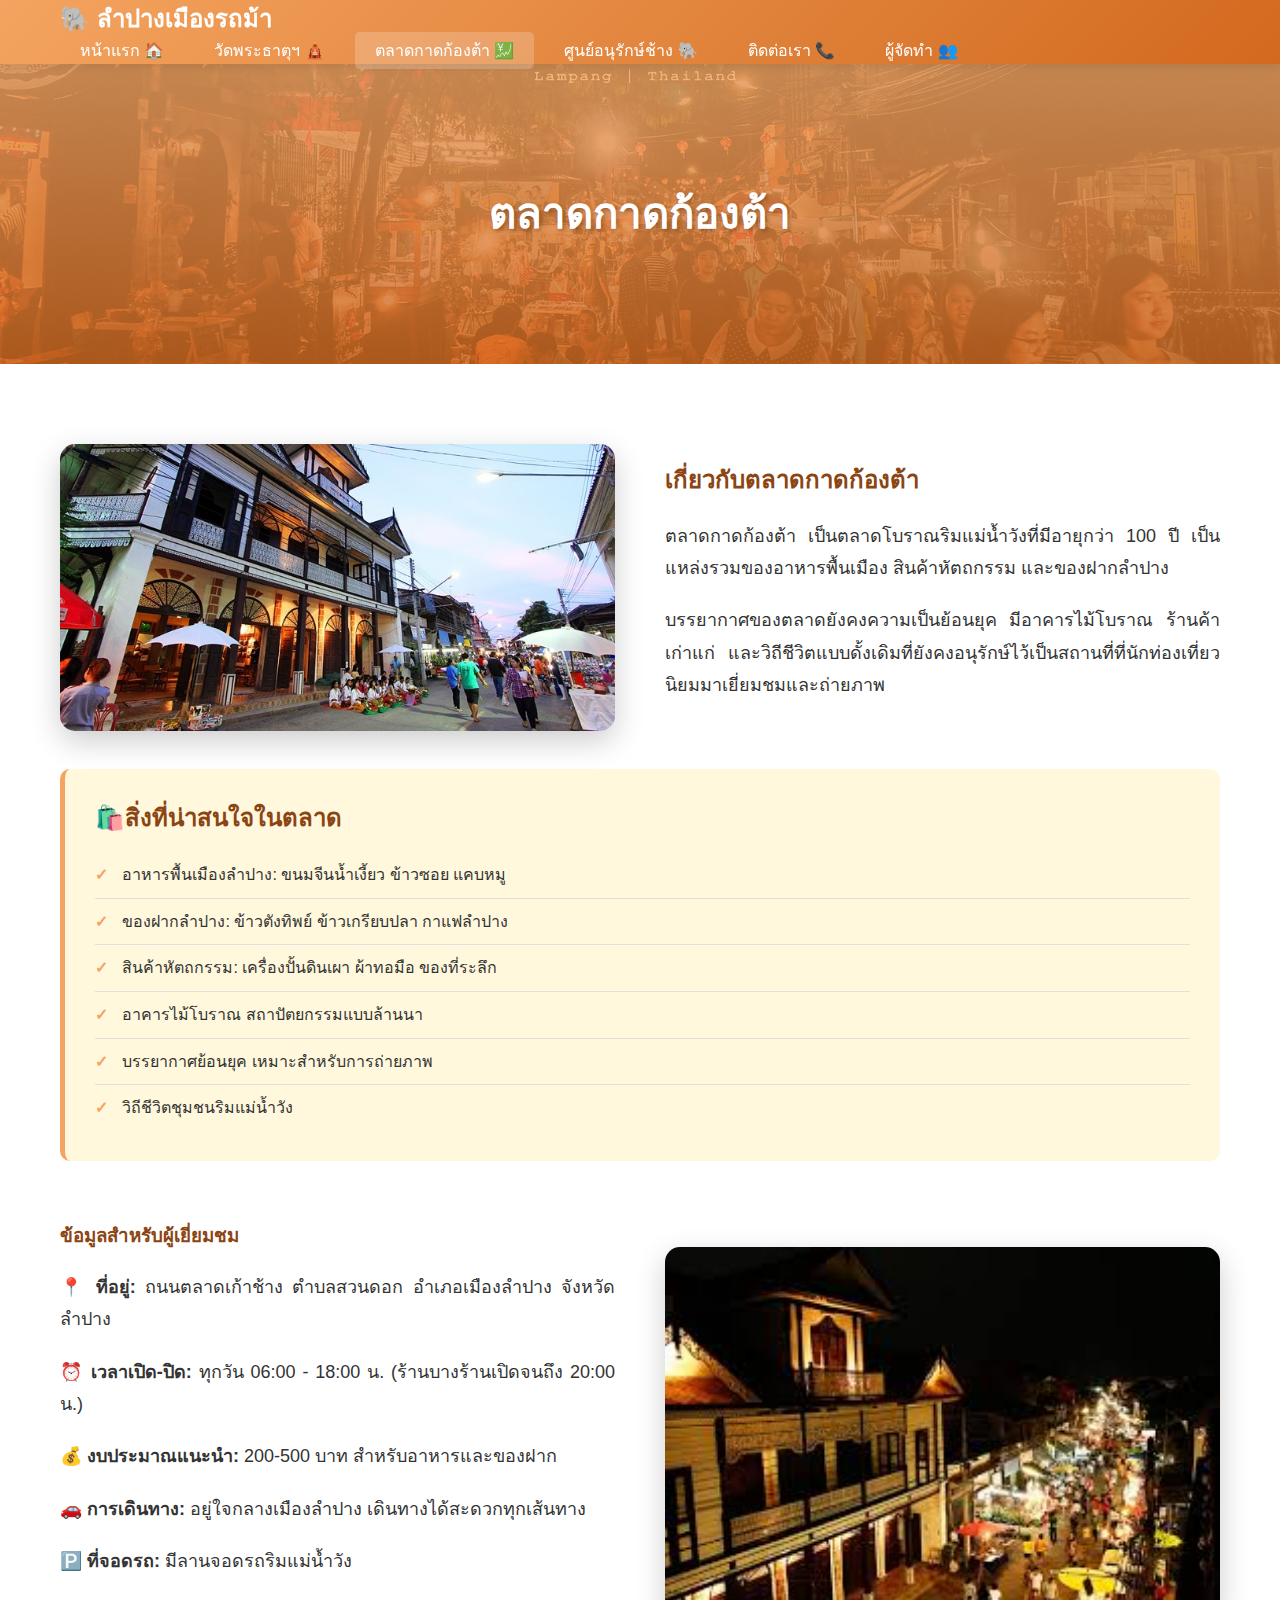
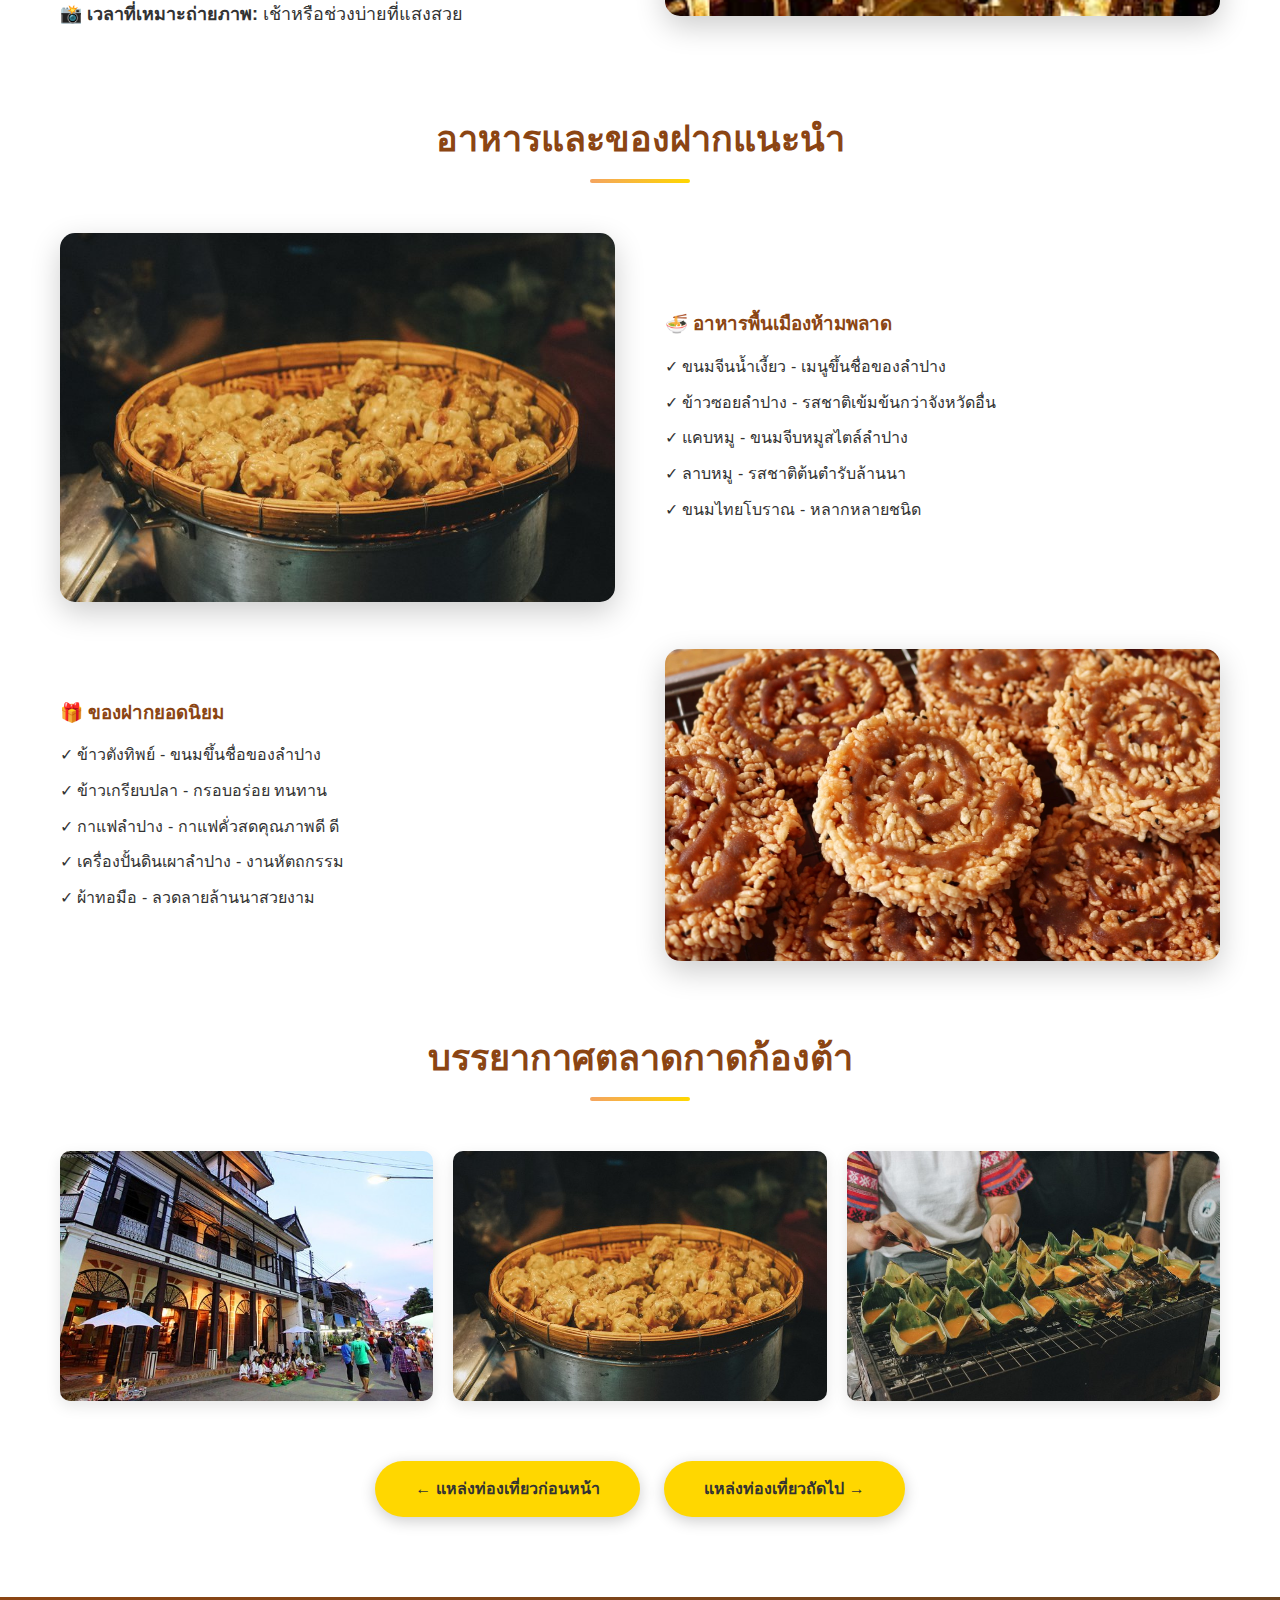
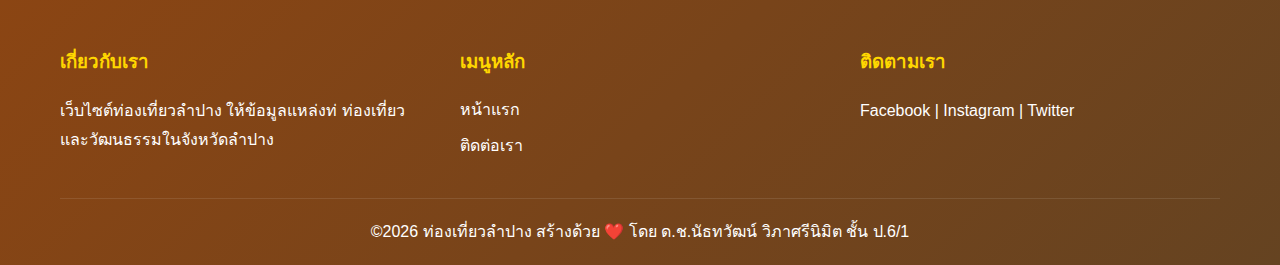
<file: kad-kong-ta.html>
<!DOCTYPE html>
<html lang="th">
    <head>
        <meta charset="UTF-8">
        <meta name="viewport" content="width=device-width, initial-scale=1.0">
        <title>ตลาดกาดก้องต้า - ท่องเที่ยวลำปาง</title>
        <link rel="stylesheet" href="styles.css">
    </head>
    <body>
        <!-- Header และ Navigation -->
        <header>
            <div class="container">
                <div class="logo">
                    <h1>🐘 ลำปางเมืองรถม้า</h1>
                </div>
                <nav>
                    <ul>
                        <li><a href="index.html">หน้าแรก 🏠</a></li>
                        <li><a href="wat-phra-that.html">วัดพระธาตุฯ 🛕</a></li>
                        <li><a href="kad-kong-ta.html" class="active">ตลาดกาดก้องต้า 💹</a></li>
                        <li><a href="elephant-center.html">ศูนย์อนุรักษ์ช้าง 🐘</a></li>
                        <li><a href="contact.html">ติดต่อเรา 📞</a></li>
                        <li><a href="profile.html">ผู้จัดทำ 👥</a></li>
                    </ul>
                </nav>
            </div>
        </header>

        <!-- Detail Hero Section -->
        <section class="detail-hero" style="background-image: linear-gradient(rgba(244, 164, 96, 0.8), rgba(210, 105, 30, 0.8)), url('images/coverkongtamarket.jpg');">
            <h2>ตลาดกาดก้องต้า</h2>
        </section>
        <!-- Detail Content -->
        <section class="detail-content">
            <div class="container">
                <!-- เนื้อหาหลัก แบบสลับข้าง -->
                <div class="content-wrapper">
                    <div class="content-image">
                        <img src="images/kongtamarket1.jpg" alt="ตลาดกาดก้องต้า">
                    </div>
                    <div class="content-text">
                        <h2 style="color: #8B4513; margin-bottom: 20px;">เกี่ยวกับตลาดกาดก้องต้า</h2>
                        <p>ตลาดกาดก้องต้า เป็นตลาดโบราณริมแม่น้ำวังที่มีอายุกว่า 100 ปี เป็นแหล่งรวมของอาหารพื้นเมือง สินค้าหัตถกรรม และของฝากลำปาง</p>
                        <p>บรรยากาศของตลาดยังคงความเป็นย้อนยุค มีอาคารไม้โบราณ ร้านค้าเก่าแก่ และวิถีชีวิตแบบดั้งเดิมที่ยังคงอนุรักษ์ไว้เป็นสถานที่ที่นักท่องเที่ยวนิยมมาเยี่ยมชมและถ่ายภาพ</p>
                    </div>
                </div>
                <!-- ไฮไลท์ของสถานที่ -->
                <div class="info-box">
                    <h3>🛍️สิ่งที่น่าสนใจในตลาด</h3>
                    <ul>
                        <li>อาหารพื้นเมืองลำปาง: ขนมจีนน้ำเงี้ยว ข้าวซอย แคบหมู</li>
                        <li>ของฝากลำปาง: ข้าวตังทิพย์ ข้าวเกรียบปลา กาแฟลำปาง</li>
                        <li>สินค้าหัตถกรรม: เครื่องปั้นดินเผา ผ้าทอมือ ของที่ระลึก</li>
                        <li>อาคารไม้โบราณ สถาปัตยกรรมแบบล้านนา</li>
                        <li>บรรยากาศย้อนยุค เหมาะสำหรับการถ่ายภาพ</li>
                        <li>วิถีชีวิตชุมชนริมแม่น้ำวัง</li>
                    </ul>
                </div>
                <!-- ข้อมูลสำหรับผู้เยี่ยมชม -->
                <div class="content-wrapper" style="margin-top: 60px;">
                    <div class="content-text">
                        <h3 style="color: #8B4513; margin-bottom: 20px;">ข้อมูลสำหรับผู้เยี่ยมชม</h3>
                        <p><strong>📍 ที่อยู่: </strong>ถนนตลาดเก้าช้าง ตำบลสวนดอก อำเภอเมืองลำปาง จังหวัดลำปาง</p>
                        <p><strong>⏰ เวลาเปิด-ปิด: </strong>ทุกวัน 06:00 - 18:00 น. (ร้านบางร้านเปิดจนถึง 20:00 น.)</p>
                        <p><strong>💰 งบประมาณแนะนำ: </strong>200-500 บาท สำหรับอาหารและของฝาก</p>
                        <p><strong>🚗 การเดินทาง: </strong>อยู่ใจกลางเมืองลำปาง เดินทางได้สะดวกทุกเส้นทาง</p>
                        <p><strong>🅿️ ที่จอดรถ: </strong>มีลานจอดรถริมแม่น้ำวัง</p>
                        <p><strong>📸 เวลาที่เหมาะถ่ายภาพ: </strong>เช้าหรือช่วงบ่ายที่แสงสวย</p>
                    </div>
                    <div class="content-image">
                        <img src="images/kongtamarket3.jpg" alt="บรรยากาศตลาด">
                    </div>
                </div>
                <!-- เมนูแนะนำ -->
                <div style="margin-top: 60px;">
                    <h2 class="section-title">อาหารและของฝากแนะนำ</h2>
                    <div class="content-wrapper" style="margin-bottom: 40px;">
                        <div class="content-image">
                            <img src="images/kongtamarket6.jpg" alt="อาหารพื้นเมือง">
                        </div>
                        <div class="content-text">
                            <h3 style="color: #8B4513; margin-bottom: 15px;">🍜 อาหารพื้นเมืองห้ามพลาด</h3>
                            <ul style="list-style: none; padding-left: 0;">
                                <li style="margin-bottom: 10px;">✓ ขนมจีนน้ำเงี้ยว - เมนูขึ้นชื่อของลำปาง</li>
                                <li style="margin-bottom: 10px;">✓ ข้าวซอยลำปาง - รสชาติเข้มข้นกว่าจังหวัดอื่น</li>
                                <li style="margin-bottom: 10px;">✓ แคบหมู - ขนมจีบหมูสไตล์ลำปาง</li>
                                <li style="margin-bottom: 10px;">✓ ลาบหมู - รสชาติต้นตำรับล้านนา</li>
                                <li style="margin-bottom: 10px;">✓ ขนมไทยโบราณ - หลากหลายชนิด</li>
                            </ul>
                        </div>
                    </div>
                    <div class="content-wrapper">
                        <div class="content-text">
                            <h3 style="color: #8B4513; margin-bottom: 15px;">🎁 ของฝากยอดนิยม</h3>
                            <ul style="list-style: none; padding-left: 0;">
                                <li style="margin-bottom: 10px;">✓ ข้าวตังทิพย์ - ขนมขึ้นชื่อของลำปาง</li>
                                <li style="margin-bottom: 10px;">✓ ข้าวเกรียบปลา - กรอบอร่อย ทนทาน</li>
                                <li style="margin-bottom: 10px;">✓ กาแฟลำปาง - กาแฟคั่วสดคุณภาพดี ดี</li>
                                <li style="margin-bottom: 10px;">✓ เครื่องปั้นดินเผาลำปาง - งานหัตถกรรม</li>
                                <li style="margin-bottom: 10px;">✓ ผ้าทอมือ - ลวดลายล้านนาสวยงาม</li>
                            </ul>
                        </div>
                        <div class="content-image">
                            <img src="images/kong0.jpg" alt="ของฝาก">
                        </div>
                    </div>
                </div>
                <!-- แกลเลอรี่รูปภาพ -->
                <div style="margin-top: 60px;">
                    <h2 class="section-title">บรรยากาศตลาดกาดก้องต้า</h2>
                    <div class="gallery">
                        <img src="images/kongtamarket1.jpg" alt="ตลาด 1">
                        <img src="images/kongtamarket6.jpg" alt="ตลาด 2">
                        <img src="images/kongtamarket7.jpg" alt="อาหาร">
                    </div>
                </div>
                <!-- ปุ่มนำทาง -->
                <div style="margin-top: 60px; text-align: center;">
                <a href="wat-phra-that.html" class="btn" style="margin-right: 20px;">← แหล่งท่องเที่ยวก่อนหน้า</a>
                <a href="elephant-center.html" class="btn">แหล่งท่องเที่ยวถัดไป →</a>
                </div>
            </div>
        </section>
    
        <!-- Footer -->
        <footer>
            <div class="container">
                <div class="footer-content">
                    <div class="footer-section">
                        <h3>เกี่ยวกับเรา</h3>
                        <p>เว็บไซต์ท่องเที่ยวลำปาง ให้ข้อมูลแหล่งท่ ท่องเที่ยวและวัฒนธรรมในจังหวัดลำปาง</p>
                    </div>
                    <div class="footer-section">
                        <h3>เมนูหลัก</h3>
                        <ul>
                            <li><a href="index.html">หน้าแรก</a></li>
                            <li><a href="contact.html">ติดต่อเรา</a></li>
                    </ul>
                    </div>
                    <div class="footer-section">
                        <h3>ติดตามเรา</h3>
                        <p>Facebook | Instagram | Twitter</p>
                    </div>
                </div>
                <div class="footer-bottom">
                    <p>&copy;2026 ท่องเที่ยวลำปาง สร้างด้วย ❤️ โดย ด.ช.นัธทวัฒน์ วิภาศรีนิมิต ชั้น ป.6/1</p>
                </p>
                </div>
            </div>
        </footer>
    </body>
</html>
</file>
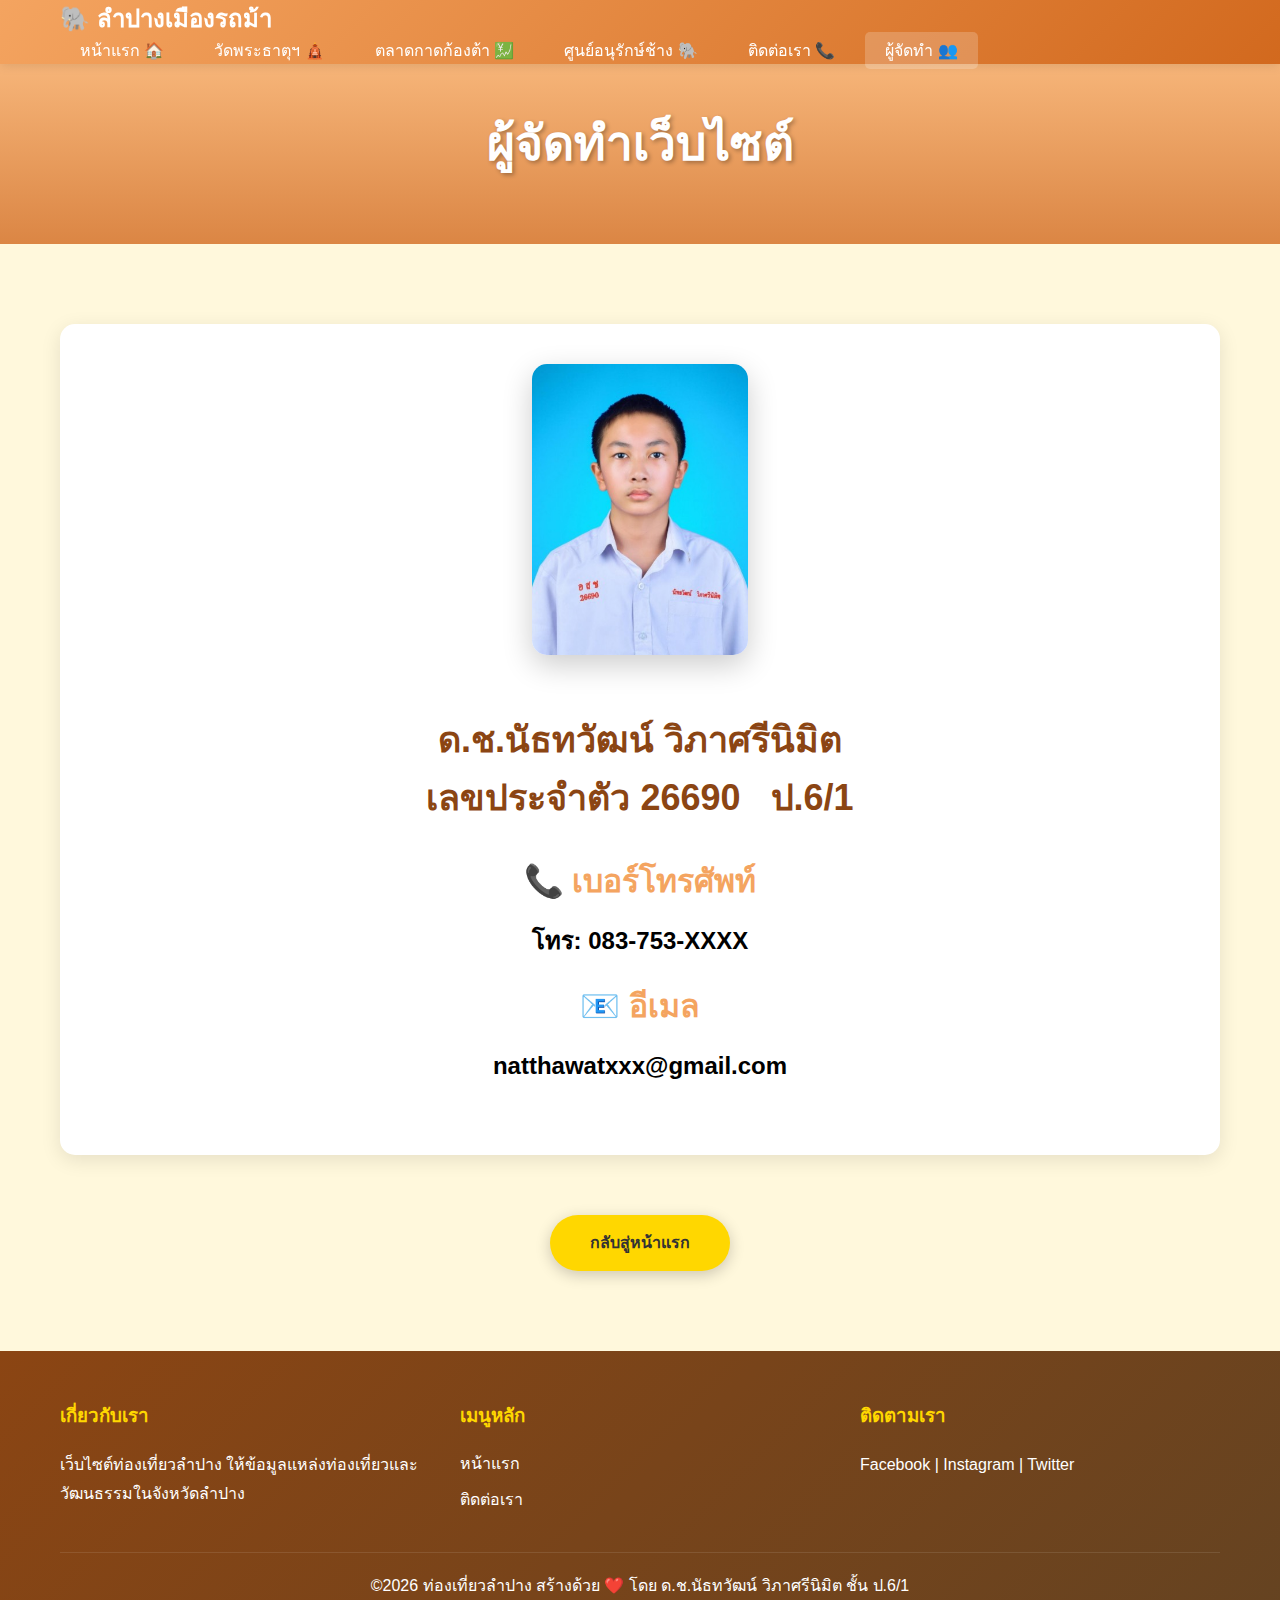
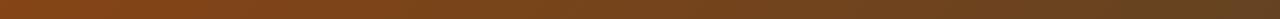
<file: profile.html>
<!DOCTYPE html>
<html lang="th">
    <head>
        <meta charset="UTF-8">
        <meta name="viewport" content="width=device-width, initial-scale=1.0">
        <title>ผู้จัดทำเว็บไซต์ - ท่องเที่ยวลำปาง</title>
        <link rel="stylesheet" href="styles.css">
    </head>
    <body>
        <!-- Header และ Navigation -->
        <header>
            <div class="container">
                <div class="logo">
                    <h1>🐘 ลำปางเมืองรถม้า</h1>
                </div>
                <nav>
                    <ul>
                        <li><a href="index.html">หน้าแรก 🏠</a></li>
                        <li><a href="wat-phra-that.html">วัดพระธาตุฯ 🛕</a></li>
                        <li><a href="kad-kong-ta.html">ตลาดกาดก้องต้า 💹</a></li>
                        <li><a href="elephant-center.html">ศูนย์อนุรักษ์ช้าง 🐘</a></li>
                        <li><a href="contact.html">ติดต่อเรา 📞</a></li>
                        <li><a href="profile.html" class="active">ผู้จัดทำ 👥</a></li>
                    </ul>
                </nav>
            </div>
        </header>

        <!-- Hero Section -->
        <section class="hero" style="height: 180px; background-image: linear-gradient(rgba(244, 164, 96, 0.8), rgba(210, 105, 30, 0.8)), url('https://images.unsplash.com/photo-1423666639041-f56000c27a9a?w=1600&h=400&fit=crop');">
            <div class="hero-content">
                <h2>ผู้จัดทำเว็บไซต์</h2>
            </div>
        </section>

        <!-- Contact Section -->
        <section class="contact-section">
            <div class="container">
                <div class="contact-container">
                    <!-- ข้อมูลธารา -->
                    <div class="contact-info">
                        <div class="profile-image">
                            <img src="images/thara.jpg" alt="ด.ช.นัธทวัฒน์ วิภาศรีนิมิต"><br>
                        </div>
                        <h1 style="color: #8B4513; margin-top: 30px; margin-bottom: 30px;">ด.ช.นัธทวัฒน์ วิภาศรีนิมิต<br>เลขประจำตัว 26690&nbsp;&nbsp;&nbsp;ป.6/1</h1>
                        <div style="margin-bottom: 30px;">
                            <h2 style="color: #F4A460; margin-bottom: 15px;">📞 เบอร์โทรศัพท์</h2>
                            <h3>โทร: 083-753-XXXX</h3>
                            <h2 style="color: #F4A460; margin-bottom: 15px;">📧 อีเมล</h2>
                            <h3>natthawatxxx@gmail.com</h3>
                        </div>
                    </div>
                </div>
                <!-- ปุ่มกลับหน้าแรก -->
                <div style="margin-top: 60px; text-align: center;">
                    <a href="index.html" class="btn">กลับสู่หน้าแรก</a>
                </div>
            </div>
        </section>
        <!-- Footer -->
        <footer>
            <div class="container">
                <div class="footer-content">
                    <div class="footer-section">
                        <h3>เกี่ยวกับเรา</h3>
                        <p>เว็บไซต์ท่องเที่ยวลำปาง ให้ข้อมูลแหล่งท่องเที่ยวและวัฒนธรรมในจังหวัดลำปาง</p>
                    </div>
                    <div class="footer-section">
                        <h3>เมนูหลัก</h3>
                        <ul>
                            <li><a href="index.html">หน้าแรก</a></li>
                            <li><a href="contact.html">ติดต่อเรา</a></li>
                        </ul>
                    </div>
                    <div class="footer-section">
                        <h3>ติดตามเรา</h3>
                        <p>Facebook | Instagram | Twitter</p>
                    </div>
                </div>
                <div class="footer-bottom">
                    <p>&copy;2026 ท่องเที่ยวลำปาง สร้างด้วย ❤️ โดย ด.ช.นัธทวัฒน์ วิภาศรีนิมิต  ชั้น ป.6/1</p>
                </div>
            </div>
        </footer>
    </body>
</html>
</file>
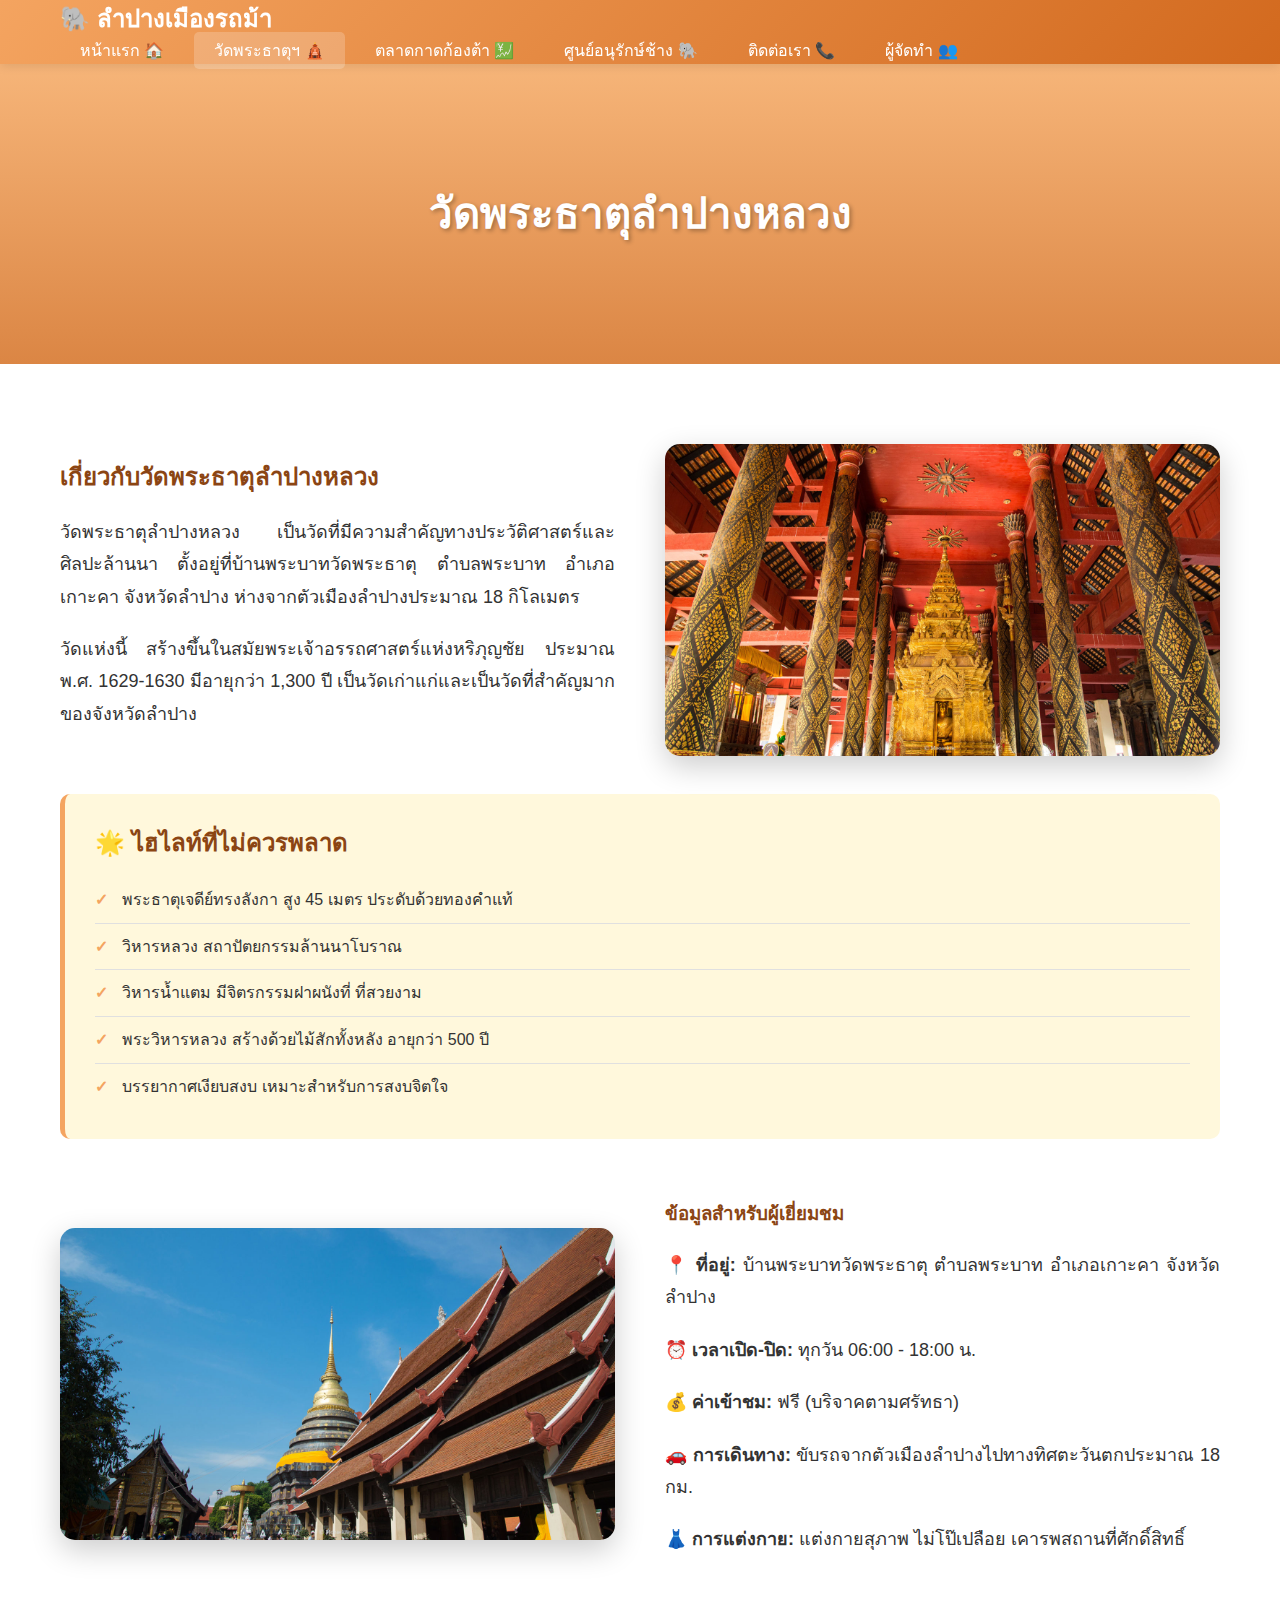
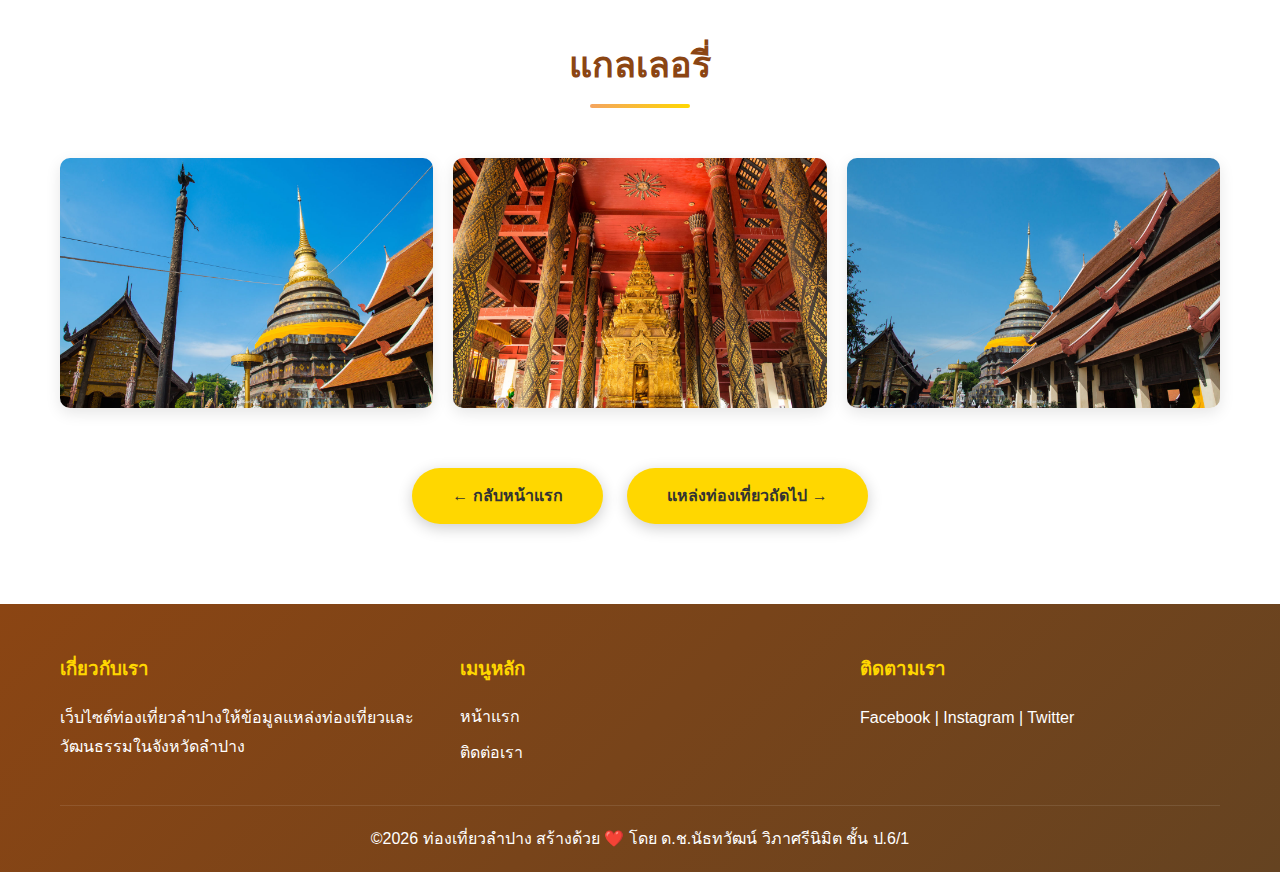
<file: wat-phra-that.html>
<!DOCTYPE html>
<html lang="th">
    <head>
        <meta charset="UTF-8">
        <meta name="viewport" content="width=device-width, initial-scale=1.0">
        <title>วัดพระธาตุลำปางหลวง - ท่องเที่ยวลำปาง</title>
        <link rel="stylesheet" href="styles.css">
    </head>

    <body>
        <!-- Header และ Navigation -->
        <header>
            <div class="container">
                <div class="logo">
                    <h1>🐘 ลำปางเมืองรถม้า</h1>
                </div>
                <nav>
                    <ul>
                        <li><a href="index.html">หน้าแรก 🏠</a></li>
                        <li><a href="wat-phra-that.html" class="active">วัดพระธาตุฯ 🛕</a></li>
                        <li><a href="kad-kong-ta.html">ตลาดกาดก้องต้า 💹</a></li>
                        <li><a href="elephant-center.html">ศูนย์อนุรักษ์ช้าง 🐘</a></li>
                        <li><a href="contact.html">ติดต่อเรา 📞</a></li>
                        <li><a href="profile.html">ผู้จัดทำ 👥</a></li>
                    </ul>
                </nav>
            </div>
        </header>

        <!-- Detail Hero Section -->
        <section class="detail-hero" style="background-image: linear-gradient(rgba(244, 164, 96, 0.8), rgba(210, 105, 30, 0.8)), url('https://images.unsplash.com/photo-1551882547-ff40c63fe5fa?w=1600&h=400&fit=crop');">
            <h2>วัดพระธาตุลำปางหลวง</h2>
        </section>

        <!-- Detail Content -->
        <section class="detail-content">
            <div class="container">
                <!-- เนื้อหาหลัก -->
                <div class="content-wrapper">
                    <div class="content-text">
                        <h2 style="color: #8B4513; margin-bottom: 20px;">เกี่ยวกับวัดพระธาตุลำปางหลวง</h2>
                        <p>วัดพระธาตุลำปางหลวง เป็นวัดที่มีความสำคัญทางประวัติศาสตร์และศิลปะล้านนา ตั้งอยู่ที่บ้านพระบาทวัดพระธาตุ ตำบลพระบาท อำเภอเกาะคา จังหวัดลำปาง ห่างจากตัวเมืองลำปางประมาณ 18 กิโลเมตร</p>
                        <p>วัดแห่งนี้ สร้างขึ้นในสมัยพระเจ้าอรรถศาสตร์แห่งหริภุญชัย ประมาณ พ.ศ. 1629-1630 มีอายุกว่า 1,300 ปี เป็นวัดเก่าแก่และเป็นวัดที่สำคัญมากของจังหวัดลำปาง</p>
                    </div>
                    <div class="content-image">
                        <img src="images/Watphrathatlampangluang2.jpg" alt="วัดพระธาตุลำปางหลวง">
                    </div>
                </div>

                <!-- ไฮไลท์ ท์ของสถานที่ ที่ -->
                <div class="info-box">
                    <h3>🌟 ไฮไลท์ที่ไม่ควรพลาด</h3>
                    <ul>
                        <li>พระธาตุเจดีย์ทรงลังกา สูง 45 เมตร ประดับด้วยทองคำแท้</li>
                        <li>วิหารหลวง สถาปัตยกรรมล้านนาโบราณ</li>
                        <li>วิหารน้ำแตม มีจิตรกรรมฝาผนังที่ ที่สวยงาม</li>
                        <li>พระวิหารหลวง สร้างด้วยไม้สักทั้งหลัง อายุกว่า 500 ปี</li>
                        <li>บรรยากาศเงียบสงบ เหมาะสำหรับการสงบจิตใจ</li>
                    </ul>
                </div>

                <!-- ข้อมูลสำหรับผู้เยี่ยมชม -->
                <div class="content-wrapper" style="margin-top: 60px;">
                    <div class="content-image">
                        <img src="images/Watphrathatlampangluang3.jpg" alt="พระธาตุเจดีย์">
                    </div>
                    <div class="content-text">
                        <h3 style="color: #8B4513; margin-bottom: 20px;">ข้อมูลสำหรับผู้เยี่ยมชม</h3>
                        <p><strong>📍 ที่อยู่: </strong>บ้านพระบาทวัดพระธาตุ ตำบลพระบาท อำเภอเกาะคา จังหวัดลำปาง</p>
                        <p><strong>⏰ เวลาเปิด-ปิด: </strong>ทุกวัน 06:00 - 18:00 น.</p>
                        <p><strong>💰 ค่าเข้าชม: </strong>ฟรี (บริจาคตามศรัทธา)</p>
                        <p><strong>🚗 การเดินทาง: </strong>ขับรถจากตัวเมืองลำปางไปทางทิศตะวันตกประมาณ 18 กม.</p>
                        <p><strong>👗 การแต่งกาย: </strong>แต่งกายสุภาพ ไม่โป๊เปลือย เคารพสถานที่ศักดิ์สิทธิ์</p>
                    </div>
                </div>
    
                <!-- แกลเลอรี่รูปภาพ -->
                <div style="margin-top: 60px;">
                    <h2 class="section-title">แกลเลอรี่</h2>
                    <div class="gallery">
                        <img src="images/Watphrathatlampangluang.jpg" alt="วัดพระธาตุ 1">
                        <img src="images/Watphrathatlampangluang2.jpg" alt="วัดพระธาตุ 2">
                        <img src="images/Watphrathatlampangluang3.jpg" alt="วัดพระธาตุ 3">
                    </div>
                </div>

                <!-- ปุ่มกลับและแหล่งท่องเที่ยวอื่น -->
                <div style="margin-top: 60px; text-align: center;">
                    <a href="index.html" class="btn" style="margin-right: 20px;">← กลับหน้าแรก</a>
                    <a href="kad-kong-ta.html" class="btn">แหล่งท่องเที่ยวถัดไป →</a>
                </div>
            </div>
        </section>
        <!-- Footer -->
        <footer>
            <div class="container">
                <div class="footer-content">
                    <div class="footer-section">
                        <h3>เกี่ยวกับเรา</h3>
                        <p>เว็บไซต์ท่องเที่ยวลำปางให้ข้อมูลแหล่งท่องเที่ยวและวัฒนธรรมในจังหวัดลำปาง</p>
                    </div>
                    <div class="footer-section">
                        <h3>เมนูหลัก</h3>
                        <ul>
                            <li><a href="index.html">หน้าแรก</a></li>
                            <li><a href="contact.html">ติดต่อเรา</a></li>
                        </ul>
                    </div>
                    <div class="footer-section">
                        <h3>ติดตามเรา</h3>
                        <p>Facebook | Instagram | Twitter</p>
                    </div>
                </div>
                <div class="footer-bottom">
                    <p>&copy;2026 ท่องเที่ยวลำปาง สร้างด้วย ❤️ โดย ด.ช.นัธทวัฒน์ วิภาศรีนิมิต ชั้น ป.6/1</p>
                </div>
            </div>
        </footer>
    </body>
</html>
</file>
<file: styles.css>
/* ========== ตั้งค่าพื้นฐาน ========== */
* {
    margin: 0;
    padding: 0;
    box-sizing: border-box;
    }

body {
    font-family: 'Segoe UI', Tahoma, Geneva, Verdana, sans-serif;
    line-height: 1.6;
    color: #333;
    background-color: #FFF8DC;
}

.container{
    max-width: 1200px;
    margin: 0 auto;
    padding: 0 20px;
}

/* ========== Header และ Navigation ========== */
header{
    background: linear-gradient(135deg,#F4A460 0%,#D2691E 100%);
    box-shadow: 0 2px 10px rgba(0, 0, 0, 0.1);
    position: sticky;
    top: 0;
    z-index: 1000;
}

header.container{
    display: flex;
    justify-content: space-between;
    align-items: center;
    padding: 15px 20px;
}

.logo h1{
    color: white;
    font-size: 24px;
    font-weight: bold;
}

nav ul{
    display: flex;
    list-style: none;
    gap: 10px;
}

nav ul li a{
    color: white;
    text-decoration: none;
    padding: 10px 20px;
    border-radius: 5px;
    transition: all 0.3s ease;
    font-weight:500;
}

nav ul li a:hover, nav ul li a.active{
    background-color: rgba(255, 255, 255, 0.2);
    transform: translateY(-2px);
}

/* ========== Hero Section ========== */
.hero{
    background: linear-gradient(rgba(244, 164, 96, 0.8),rgba(210, 105, 30, 0.8)),url('images/lampang2.jpg') center/cover;
    height: 500px;
    display: flex;
    align-items: center;
    justify-content: center;
    text-align: center;
    color:white;
}

.hero-content h2{
    font-size: 48px;
    margin-bottom: 20px;
    text-shadow: 2px 2px 4px rgba(0, 0, 0, 0.3);
}

.hero-content p{
    font-size: 24px;
    margin-bottom: 30px;
    text-shadow: 1px 1px 2px rgba(0, 0, 0, 0.3);
}

.btn{
    display: inline-block;
    padding: 15px 40px;
    background-color: #FFD700;
    color:#333;
    text-decoration: none;
    border-radius:50px;
    font-weight: bold;
    transition: all 0.3s ease;
    box-shadow: 0 4px 15px rgba(0, 0, 0, 0.2);
}

.btn:hover{
    background-color: #FFA500;
    transform: translateY(-3px);
    box-shadow: 0 6px 20px rgba(0, 0, 0, 0.3);
}

/* ========== Section Title ========== */
.section-title{
    text-align: center;
    font-size: 36px;
    color: #8B4513;
    margin-bottom: 50px;
    position: relative;
    padding-bottom: 15px;
}

.section-title::after{
    content: '';
    position: absolute;
    bottom: 0;
    left: 50%;
    transform: translateX(-50%);
    width: 100px;
    height: 4px;
    background: linear-gradient(90deg, #F4A460, #FFD700);
    border-radius: 2px;
}

/* ========== About Section ========== */
.about{
    padding: 80px 0;
    background-color: white;
}

.content-wrapper{
    display: flex;
    align-items: center;
    gap: 50px;
}

.content-text{
    flex: 1;
}

.content-text p{
    font-size: 18px;
    margin-bottom: 20px;
    text-align: justify;
    line-height: 1.8;
}

.content-image{
    flex: 1;
}

.content-image img{
    width: 100%;
    border-radius: 15px;
    box-shadow: 0 10px 30px rgba(0, 0, 0, 0.2);
    transition: transform 0.3s ease;
}

.content-image img:hover{
    transform: scale(1.05);
}

.profile-image img{
    display: block;
    width: 20%;
    border-radius: 15px;
    box-shadow: 0 10px 30px rgba(0, 0, 0, 0.2);
    transition: transform 0.3s ease;
    margin: auto;
}

.profile-image img:hover{
    transform: scale(1.05);
}

/* ========== Attractions Section ========== */
.attractions{
    padding: 80px 0;
}

.attraction-item{
    display: flex;
    align-items: center;
    gap: 50px;
    margin-bottom: 60px;
    background-color: white;
    padding: 40px;
    border-radius: 15px;
    box-shadow: 0 5px 20px rgba(0, 0, 0, 0.1);
    transition: transform 0.3s ease;
}

.attraction-item:hover{
    transform: translateY(-5px);
    box-shadow: 0 10px 30px rgba(0, 0, 0, 0.15);
}

.attraction-item.reverse{
    flex-direction: row-reverse;
}

.attraction-image{
    flex: 1;
}

.attraction-image img{
    width: 100%;
    border-radius: 10px;
    box-shadow: 0 5px 15px rgba(0, 0, 0, 0.1);
}

.attraction-content{
    flex: 1;
}

.attraction-content h3{
    font-size: 28px;
    color: #8B4513;
    margin-bottom: 20px;
}

.attraction-content p{
    font-size: 16px;
    line-height: 1.8;
    margin-bottom: 20px;
    text-align: justify;
}

.btn-link{
    display: inline-block;
    color: #F4A460;
    text-decoration: none;
    font-weight: bold;
    font-size: 18px;
    transition: all 0.3s ease;
}

.btn-link:hover{
    color: #D2691E;
    transform: translateX(5px);
}

/* ========== Detail Page Styles ========== */
.detail-hero{
    background: linear-gradient(rgba(244, 164, 96, 0.8),rgba(210, 105, 30, 0.8)), url('https://images.unsplash.com/photo-1551882547-ff40c63fe5fa?w=1600&h=400&fit=crop') center/cover;
    height: 300px;
    display: flex;
    align-items: center;
    justify-content: center;
    text-align: center;
    color: white;
}

.detail-hero h2{
    font-size: 42px;
    text-shadow: 2px 2px 4px rgba(0, 0, 0, 0.3);
}

.detail-content{
    padding: 80px 0;
    background-color: white;
}

.info-box{
    background-color: #FFF8DC;
    padding: 30px;
    border-radius: 10px;
    border-left: 5px solid #F4A460;
    margin: 30px 0;
}

.info-box h3{
    color: #8B4513;
    margin-bottom: 15px;
    font-size: 24px;
}

.info-box ul{
    list-style: none;
    padding-left: 0;
}

.info-box ul li{
    padding: 10px 0;
    border-bottom: 1px solid #e0e0e0;
    font-size: 16px;
}

.info-box ul li:last-child{
    border-bottom: none;
}

.info-box ul li::before{
    content: "✓ ";
    color: #F4A460;
    font-weight: bold;
    margin-right: 10px;
}

.gallery{
    display: grid;
    grid-template-columns: repeat(auto-fit, minmax(300px, 1fr));
    gap: 20px;
    margin-top: 40px;
}

.gallery img{
    width: 100%;
    height: 250px;
    object-fit: cover;
    border-radius: 10px;
    box-shadow: 0 5px 15px rgba(0, 0, 0, 0.1);
    transition: transform 0.3s ease;
}

.gallery img:hover{
    transform: scale(1.05);
}

/* ========== Contact Form ========== */
.contact-section{
    padding: 80px 0;
}

.contact-container{
    display: flex;
    gap: 50px;
}

.contact-info{
    flex: 1;
    background-color: white;
    padding: 40px;
    border-radius: 15px;
    box-shadow: 0 5px 20px rgba(0, 0, 0, 0.1);
}

.contact-info h1{
    color: #8B4513;
    margin-bottom: 20px;
    font-size: 36px;
    text-align: center;
}

.contact-info h2{
    color: #70340a;
    margin-bottom: 20px;
    font-size: 32px;
    text-align: center;
}

.contact-info h3{
    color: #000000;
    margin-bottom: 20px;
    font-size: 24px;
    text-align: center;
}

.contact-info p{
    margin-bottom: 15px;
    font-size: 16px;
    line-height: 1.8;
}

.contact-form{
    flex: 1;
    background-color: white;
    padding: 40px;
    border-radius: 15px;
    box-shadow: 0 5px 20px rgba(0, 0, 0, 0.1);
}

.form-group{
    margin-bottom: 25px;
}

.form-group label{
    display: block;
    margin-bottom: 8px;
    color: #8B4513;
    font-weight: bold;
}

.form-group input, .form-group textarea{
    width: 100%;
    padding: 12px;
    border: 2px solid #e0e0e0;
    border-radius: 5px;
    font-size: 16px;
    transition: border-color 0.3s ease;
}

.form-group input:focus, .form-group textarea:focus{
    outline: none;
    border-color: #F4A460;
}

.form-group textarea{
    resize: vertical;
    min-height: 150px;
}

.submit-btn{
    width: 100%;
    padding: 15px;
    background: linear-gradient(135deg, #F4A460 0%, #D2691E 100%);
    color: white;
    border: none;
    border-radius: 5px;
    font-size: 18px;
    font-weight: bold;
    cursor: pointer;
    transition: all 0.3s ease;
}

.submit-btn:hover{
    transform: translateY(-2px);
    box-shadow: 0 5px 15px rgba(0, 0, 0, 0.2);
}

/* ========== Footer ========== */
footer{
    background: linear-gradient(135deg, #8B4513 0%, #654321 100%);
    color: white;
    padding: 50px 0 20px;
}

.footer-content{
    display: grid;
    grid-template-columns: repeat(auto-fit, minmax(250px, 1fr));
    gap: 40px;
    margin-bottom: 30px;
}

.footer-section h3{
    margin-bottom: 20px;
    color: #FFD700;
}

.footer-section p{
    line-height: 1.8;
}

.footer-section ul{
    list-style: none;
}

.footer-section ul li{
    margin-bottom: 10px;
}

.footer-section ul li a{
    color: white;
    text-decoration: none;
    transition: color 0.3s ease;
}

.footer-section ul li a:hover{
    color: #FFD700;
}

.footer-bottom{
    text-align: center;
    padding-top: 20px;
    border-top: 1px solid rgba(255, 255, 255, 0.1);
}

/* ========== Responsive Design ========== */
@media (max-width: 768px) {
    header .container{
        flex-direction: column;
        gap: 15px;
    }

    nav ul{
        flex-wrap: wrap;
        justify-content: center;
    }

    .hero-content h2{
        font-size: 32px;
    }

    .hero-content p{
        font-size: 18px;
    }

    .content-wrapper,
    .attraction-item,
    .attraction-item.reverse,
    .contact-container{
        flex-direction: column;
    }

    .section-title{
        font-size: 28px;
    }

    .gallery{
        grid-template-columns: 1fr;
    }
}
</file>
